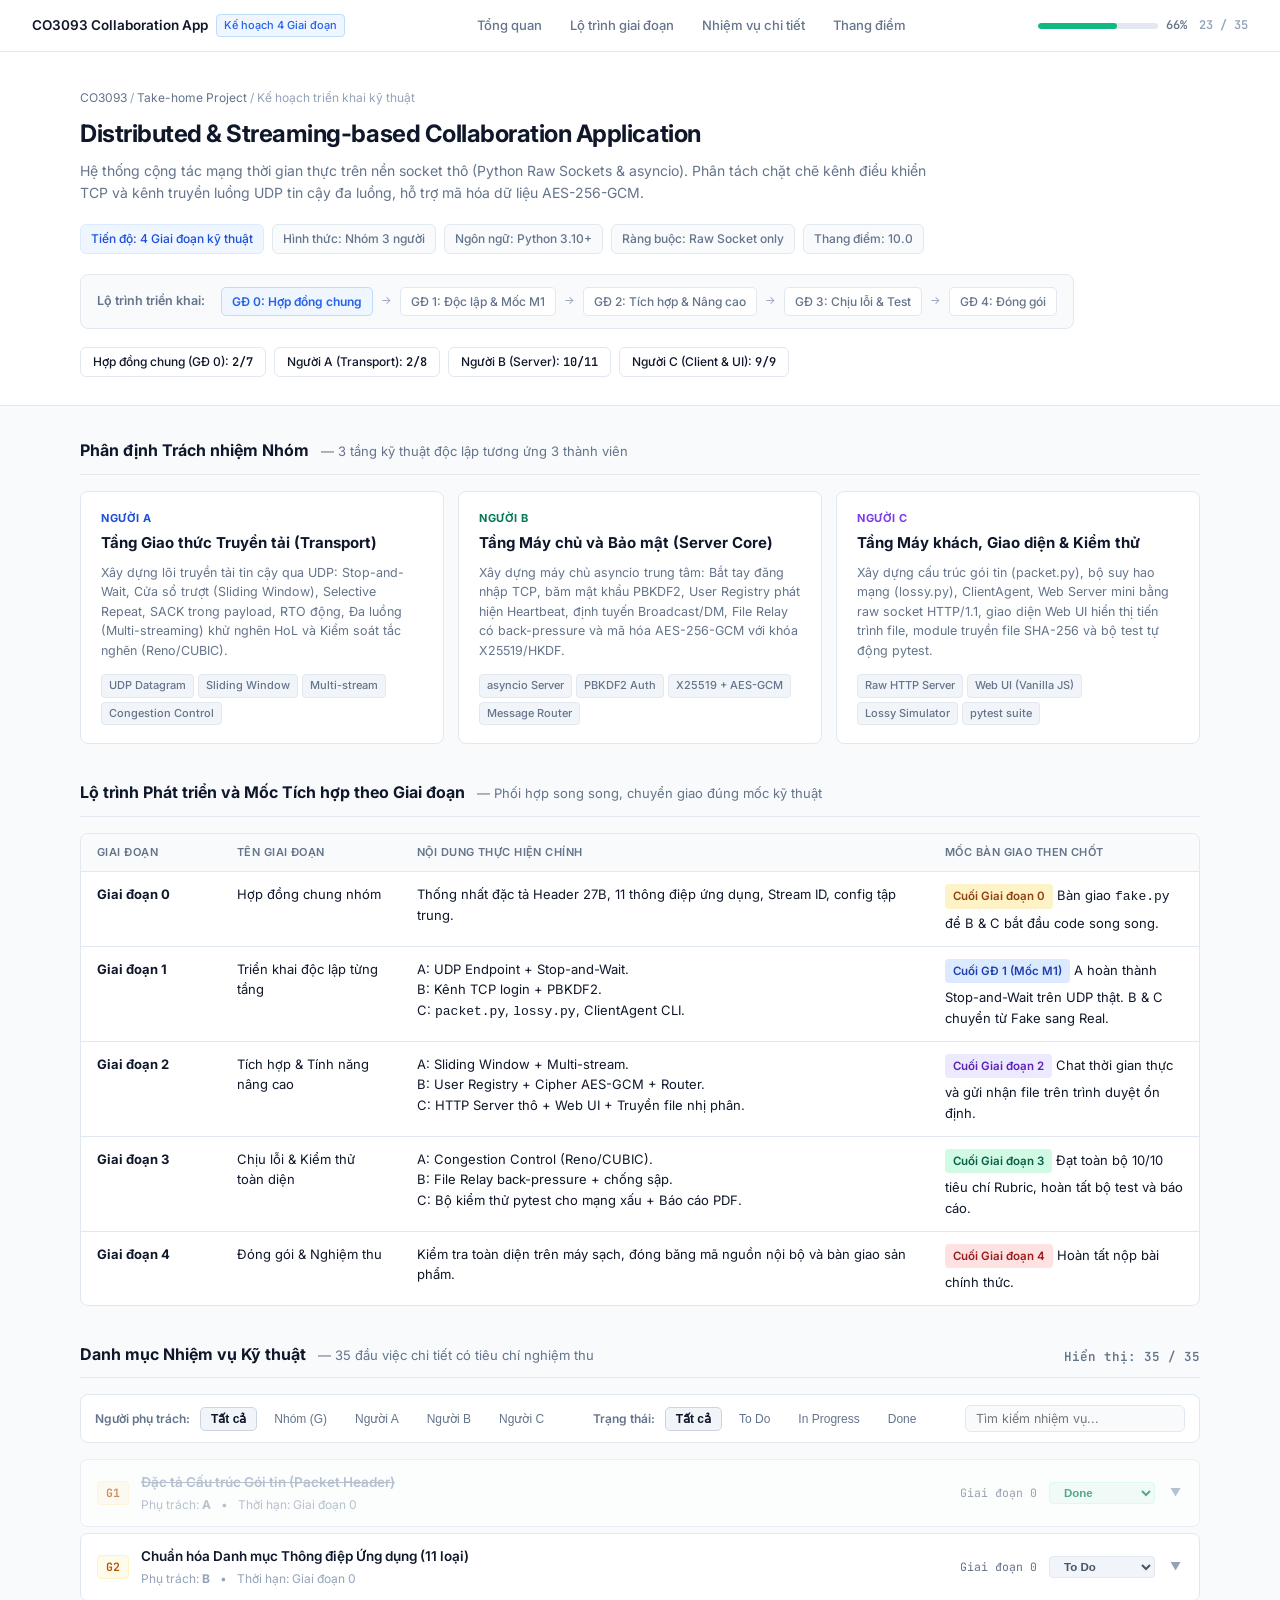
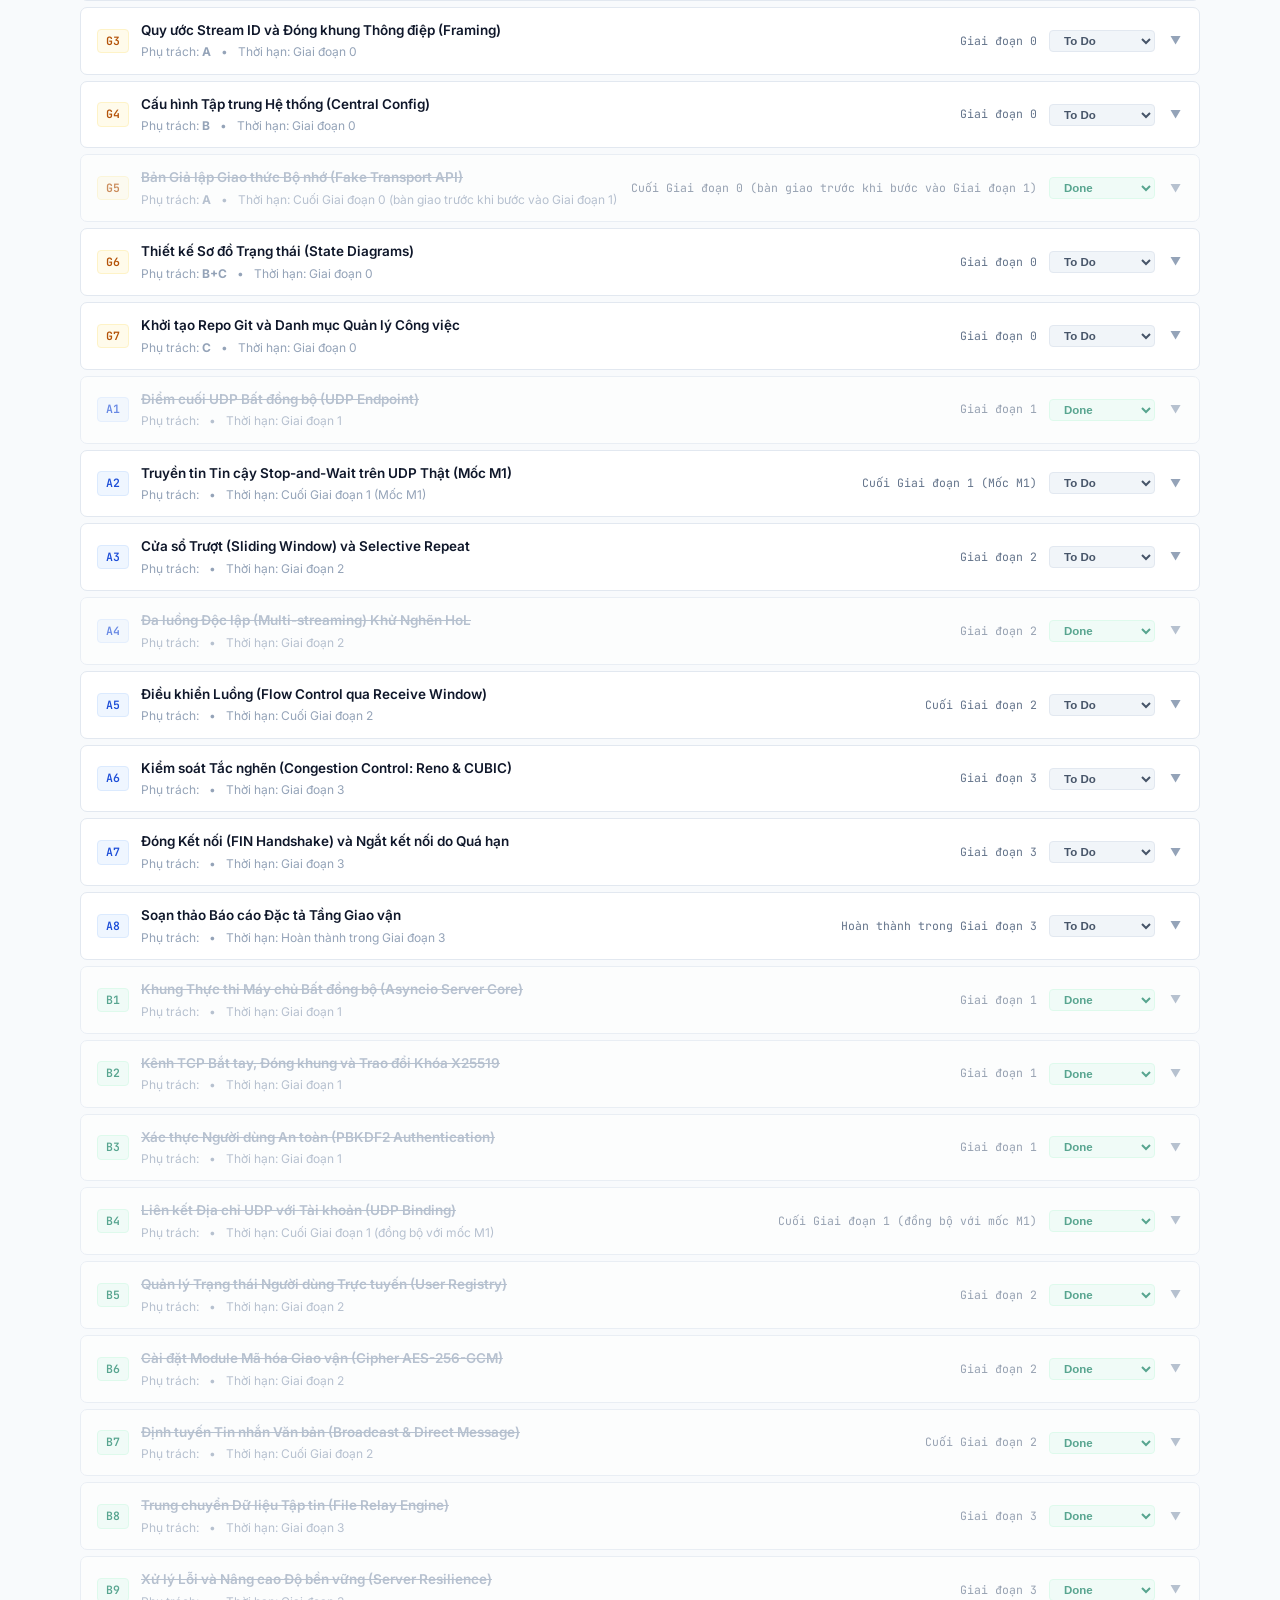
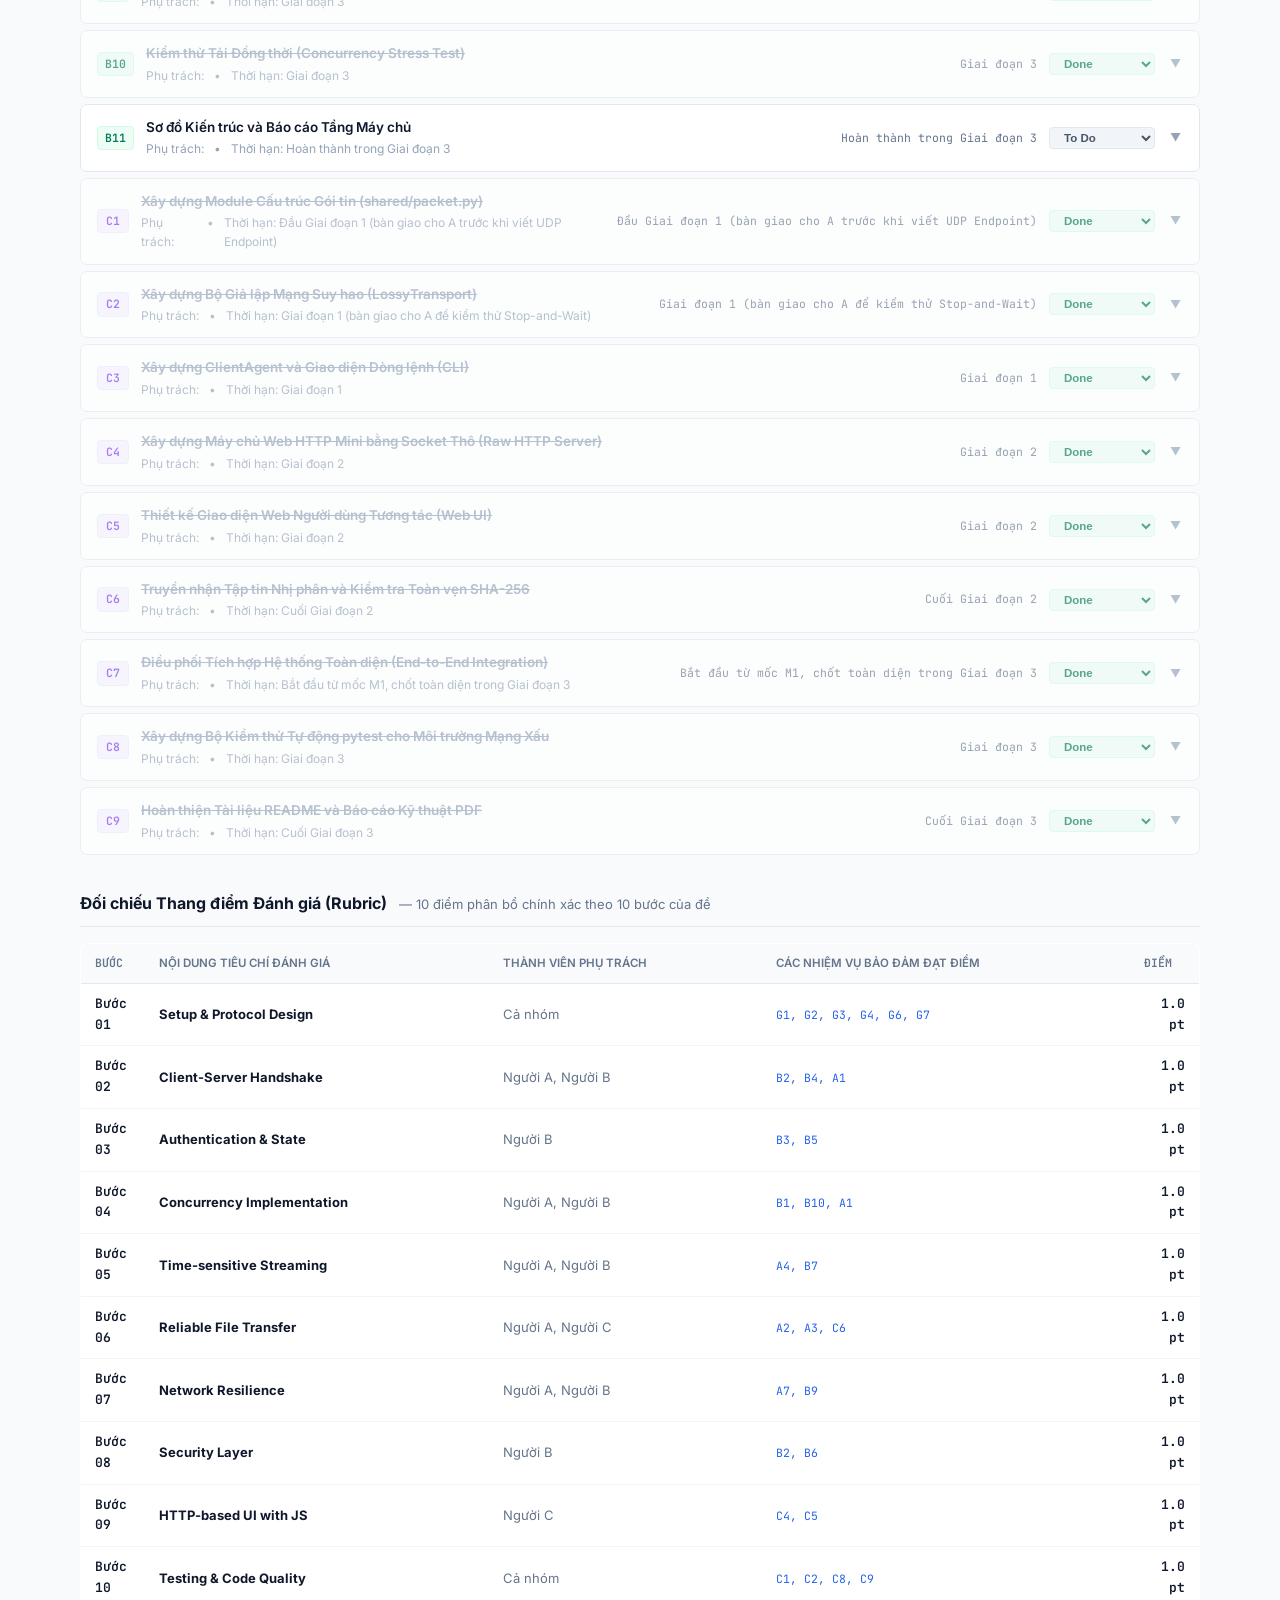
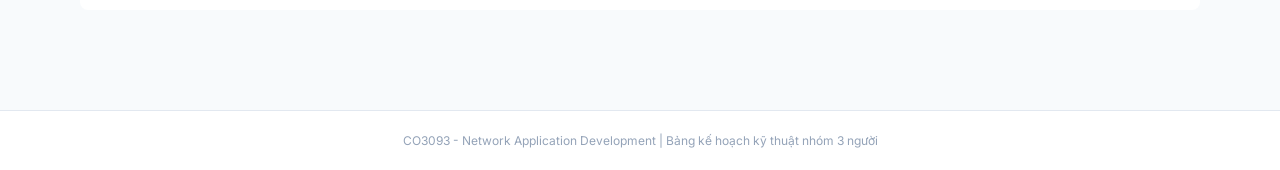
<file: docs/plan.html>
<!DOCTYPE html>
<html lang="vi">
<head>
<meta charset="UTF-8"/>
<meta name="viewport" content="width=device-width,initial-scale=1.0"/>
<title>CO3093 — Kế hoạch Triển khai Dự án</title>
<link rel="preconnect" href="https://fonts.googleapis.com"/>
<link href="https://fonts.googleapis.com/css2?family=Inter:wght@400;500;600;700&family=JetBrains+Mono:wght@400;500&display=swap" rel="stylesheet"/>
<style>
:root {
  --bg-page: #f8fafc;
  --bg-card: #ffffff;
  --border-light: #e2e8f0;
  --border-subtle: #cbd5e1;
  --text-main: #0f172a;
  --text-muted: #64748b;
  --text-soft: #94a3b8;
  
  --accent-primary: #2563eb;
  --accent-surface: #eff6ff;
  --accent-border: #bfdbfe;
  
  --person-a: #1d4ed8;
  --person-a-bg: #eff6ff;
  --person-a-border: #dbeafe;
  
  --person-b: #047857;
  --person-b-bg: #ecfdf5;
  --person-b-border: #d1fae5;
  
  --person-c: #7c3aed;
  --person-c-bg: #f5f3ff;
  --person-c-border: #ede9fe;
  
  --group-g: #b45309;
  --group-g-bg: #fffbeb;
  --group-g-border: #fef3c7;
  
  --status-todo-text: #475569;
  --status-todo-bg: #f1f5f9;
  --status-todo-border: #e2e8f0;
  
  --status-wip-text: #b45309;
  --status-wip-bg: #fffbeb;
  --status-wip-border: #fef3c7;
  
  --status-done-text: #047857;
  --status-done-bg: #ecfdf5;
  --status-done-border: #d1fae5;
  
  --font-mono: 'JetBrains Mono', monospace;
}

*, *::before, *::after { box-sizing: border-box; margin: 0; padding: 0; }
html { scroll-behavior: smooth; }
body {
  font-family: 'Inter', -apple-system, BlinkMacSystemFont, sans-serif;
  background: var(--bg-page);
  color: var(--text-main);
  font-size: 13.5px;
  line-height: 1.6;
}

/* TOP NAVBAR */
.navbar {
  position: sticky; top: 0; z-index: 50;
  background: rgba(255, 255, 255, 0.95);
  backdrop-filter: blur(8px);
  border-bottom: 1px solid var(--border-light);
  height: 52px;
  display: flex; align-items: center; justify-content: space-between;
  padding: 0 32px;
}
.nav-brand {
  font-size: 13.5px; font-weight: 600; color: var(--text-main);
  display: flex; align-items: center; gap: 8px;
}
.nav-badge {
  font-size: 11px; font-weight: 500; padding: 2px 7px;
  background: var(--accent-surface); color: var(--accent-primary);
  border: 1px solid var(--accent-border); border-radius: 4px;
}
.nav-links { display: flex; align-items: center; gap: 4px; }
.nav-item {
  font-size: 13px; font-weight: 500; color: var(--text-muted);
  text-decoration: none; padding: 6px 12px; border-radius: 6px;
  transition: all 0.15s ease;
}
.nav-item:hover { color: var(--text-main); background: #f1f5f9; }
.nav-stats { display: flex; align-items: center; gap: 12px; }
.progress-container { display: flex; align-items: center; gap: 8px; }
.progress-track {
  width: 120px; height: 6px; background: #e2e8f0; border-radius: 3px; overflow: hidden;
}
.progress-fill { height: 100%; background: #10b981; border-radius: 3px; transition: width 0.3s; }
.progress-text { font-size: 12px; font-weight: 600; color: var(--text-muted); font-family: var(--font-mono); }

/* HEADER */
.page-header {
  background: var(--bg-card);
  border-bottom: 1px solid var(--border-light);
  padding: 36px 32px 28px;
}
.container { max-width: 1120px; margin: 0 auto; }
.breadcrumb { font-size: 12px; color: var(--text-soft); margin-bottom: 8px; }
.breadcrumb a { color: var(--text-muted); text-decoration: none; }
.header-title { font-size: 24px; font-weight: 700; color: var(--text-main); letter-spacing: -0.02em; margin-bottom: 6px; }
.header-desc { font-size: 14px; color: var(--text-muted); max-width: 860px; line-height: 1.6; margin-bottom: 20px; }

.meta-tags { display: flex; flex-wrap: wrap; gap: 8px; margin-bottom: 20px; }
.meta-chip {
  font-size: 12px; font-weight: 500; color: var(--text-muted);
  background: #f8fafc; border: 1px solid var(--border-light);
  border-radius: 6px; padding: 4px 10px;
}
.meta-chip.danger { background: #fef2f2; border-color: #fee2e2; color: #b91c1c; font-weight: 600; }
.meta-chip.highlight { background: #eff6ff; border-color: #dbeafe; color: #1d4ed8; }

.phase-strip {
  display: flex; align-items: center; flex-wrap: wrap; gap: 16px;
  background: #f8fafc; border: 1px solid var(--border-light);
  border-radius: 8px; padding: 12px 16px; max-width: fit-content;
}
.phase-strip-label { font-size: 12.5px; font-weight: 600; color: var(--text-muted); }
.phase-indicators { display: flex; align-items: center; gap: 8px; }
.phase-box {
  background: #ffffff; border: 1px solid var(--border-light);
  border-radius: 5px; padding: 4px 10px; font-size: 12px; font-weight: 500; color: var(--text-muted);
}
.phase-box.current {
  background: var(--accent-surface); border-color: var(--accent-border); color: var(--accent-primary); font-weight: 600;
}
.phase-arrow { color: var(--text-soft); font-size: 11px; }

/* SUMMARY PILLS */
.summary-pills { display: flex; flex-wrap: wrap; gap: 8px; margin-top: 18px; }
.pill-stat {
  font-size: 12px; font-weight: 500; padding: 4px 12px; border-radius: 6px;
  background: var(--bg-card); border: 1px solid var(--border-light);
}
.pill-stat strong { font-family: var(--font-mono); font-weight: 600; }

/* MAIN CONTENT */
.main-content { padding: 32px 0 64px; }
.section { margin-bottom: 36px; }
.section-head {
  display: flex; align-items: flex-end; justify-content: space-between;
  padding-bottom: 10px; border-bottom: 1px solid var(--border-light);
  margin-bottom: 16px;
}
.section-title { font-size: 16px; font-weight: 700; color: var(--text-main); }
.section-sub { font-size: 13px; color: var(--text-muted); font-weight: 400; margin-left: 8px; }
.section-counter { font-size: 12.5px; font-weight: 600; font-family: var(--font-mono); color: var(--text-muted); }

/* PERSON CARDS */
.team-grid { display: grid; grid-template-columns: repeat(3, 1fr); gap: 14px; margin-bottom: 24px; }
@media (max-width: 860px) { .team-grid { grid-template-columns: 1fr; } }
.team-card {
  background: var(--bg-card); border: 1px solid var(--border-light);
  border-radius: 8px; padding: 18px 20px;
}
.team-role { font-size: 11px; font-weight: 700; text-transform: uppercase; letter-spacing: 0.05em; margin-bottom: 4px; }
.role-a { color: var(--person-a); }
.role-b { color: var(--person-b); }
.role-c { color: var(--person-c); }
.team-name { font-size: 15px; font-weight: 700; color: var(--text-main); margin-bottom: 8px; }
.team-desc { font-size: 12.5px; color: var(--text-muted); line-height: 1.55; margin-bottom: 14px; }
.team-tags { display: flex; flex-wrap: wrap; gap: 4px; }
.tag-sm {
  font-size: 11px; font-weight: 500; padding: 2px 7px; border-radius: 4px;
  background: #f1f5f9; color: var(--text-muted); border: 1px solid #e2e8f0;
}

/* TIMELINE TABLE */
.timeline-card {
  background: var(--bg-card); border: 1px solid var(--border-light);
  border-radius: 8px; overflow: hidden; margin-bottom: 28px;
}
.tl-table { width: 100%; border-collapse: collapse; text-align: left; }
.tl-table th {
  background: #f8fafc; border-bottom: 1px solid var(--border-light);
  padding: 10px 16px; font-size: 11px; font-weight: 600; text-transform: uppercase;
  color: var(--text-muted); letter-spacing: 0.04em;
}
.tl-table td {
  padding: 12px 16px; border-bottom: 1px solid var(--border-light);
  font-size: 13px; vertical-align: top;
}
.tl-table tr:last-child td { border-bottom: none; }
.phase-chip {
  display: inline-block; font-size: 11.5px; font-weight: 600;
  padding: 3px 8px; border-radius: 4px; margin-bottom: 4px;
}

/* TOOLBAR & FILTERS */
.filter-bar {
  display: flex; align-items: center; justify-content: space-between;
  flex-wrap: wrap; gap: 12px; margin-bottom: 16px;
  background: var(--bg-card); border: 1px solid var(--border-light);
  border-radius: 8px; padding: 10px 14px;
}
.filter-group { display: flex; align-items: center; gap: 6px; }
.filter-btn {
  font-size: 12px; font-weight: 500; padding: 4px 10px; border-radius: 5px;
  background: transparent; border: 1px solid transparent; color: var(--text-muted);
  cursor: pointer; transition: all 0.15s ease;
}
.filter-btn:hover { color: var(--text-main); background: #f1f5f9; }
.filter-btn.active {
  background: #f1f5f9; border-color: var(--border-subtle); color: var(--text-main); font-weight: 600;
}
.search-input {
  font-family: inherit; font-size: 12.5px; padding: 5px 10px; border-radius: 6px;
  border: 1px solid var(--border-light); background: #f8fafc; outline: none; width: 220px;
}
.search-input:focus { border-color: var(--accent-primary); background: #ffffff; }

/* TASK LIST */
.task-list { display: flex; flex-direction: column; gap: 6px; }
.task-card {
  background: var(--bg-card); border: 1px solid var(--border-light);
  border-radius: 7px; overflow: hidden; transition: border-color 0.15s ease;
}
.task-card:hover { border-color: var(--border-subtle); }
.task-card.is-done { opacity: 0.65; }

.task-header {
  display: flex; align-items: center; gap: 12px;
  padding: 12px 16px; cursor: pointer; user-select: none;
}
.task-id {
  font-family: var(--font-mono); font-size: 11.5px; font-weight: 600;
  padding: 2px 7px; border-radius: 4px; flex-shrink: 0; min-width: 32px; text-align: center;
}
.badge-g { background: var(--group-g-bg); color: var(--group-g); border: 1px solid var(--group-g-border); }
.badge-a { background: var(--person-a-bg); color: var(--person-a); border: 1px solid var(--person-a-border); }
.badge-b { background: var(--person-b-bg); color: var(--person-b); border: 1px solid var(--person-b-border); }
.badge-c { background: var(--person-c-bg); color: var(--person-c); border: 1px solid var(--person-c-border); }

.task-title-wrap { flex: 1; min-width: 0; }
.task-title {
  font-size: 13.5px; font-weight: 600; color: var(--text-main);
  white-space: nowrap; overflow: hidden; text-overflow: ellipsis;
}
.task-title.struck { text-decoration: line-through; color: var(--text-soft); }
.task-meta { font-size: 12px; color: var(--text-soft); display: flex; gap: 10px; margin-top: 1px; }

.task-deadline { font-size: 11.5px; color: var(--text-muted); font-family: var(--font-mono); flex-shrink: 0; }

.status-select {
  font-size: 11.5px; font-weight: 600; padding: 3px 10px; border-radius: 4px;
  border: 1px solid; cursor: pointer; outline: none; background-color: transparent;
  flex-shrink: 0; transition: all 0.15s ease;
}
.status-todo { background: var(--status-todo-bg); color: var(--status-todo-text); border-color: var(--status-todo-border); }
.status-wip  { background: var(--status-wip-bg); color: var(--status-wip-text); border-color: var(--status-wip-border); }
.status-done { background: var(--status-done-bg); color: var(--status-done-text); border-color: var(--status-done-border); }

.toggle-arrow {
  color: var(--text-soft); font-size: 11px; width: 16px; text-align: center;
  transition: transform 0.15s ease;
}
.toggle-arrow.open { transform: rotate(180deg); }

/* TASK BODY */
.task-body {
  display: none; padding: 16px; background: #f8fafc;
  border-top: 1px solid var(--border-light); font-size: 13px;
}
.task-body.open { display: block; }
.task-detail-grid { display: grid; grid-template-columns: 1.2fr 1fr; gap: 16px; }
@media (max-width: 768px) { .task-detail-grid { grid-template-columns: 1fr; } }

.detail-block {
  background: #ffffff; border: 1px solid var(--border-light);
  border-radius: 6px; padding: 12px 14px;
}
.detail-heading {
  font-size: 11px; font-weight: 700; text-transform: uppercase;
  color: var(--text-soft); letter-spacing: 0.05em; margin-bottom: 6px;
}
.detail-content { color: var(--text-main); line-height: 1.6; }
.detail-content code {
  font-family: var(--font-mono); font-size: 12px;
  background: #f1f5f9; padding: 1px 5px; border-radius: 3px; color: var(--accent-primary);
}
.file-list { display: flex; flex-wrap: wrap; gap: 6px; margin-top: 4px; }
.file-tag {
  font-family: var(--font-mono); font-size: 11px; font-weight: 500;
  background: #f1f5f9; border: 1px solid #e2e8f0; padding: 2px 7px;
  border-radius: 4px; color: #334155;
}
.criteria-list { list-style: none; display: flex; flex-direction: column; gap: 5px; margin-top: 4px; }
.criteria-item { display: flex; align-items: flex-start; gap: 6px; }
.criteria-check { color: #10b981; font-weight: 700; line-height: 1.3; }

/* RUBRIC TABLE */
.rubric-table { width: 100%; border-collapse: collapse; background: #ffffff; border-radius: 8px; overflow: hidden; border: 1px solid var(--border-light); }
.rubric-table th {
  background: #f8fafc; border-bottom: 1px solid var(--border-light);
  padding: 10px 14px; font-size: 11.5px; font-weight: 600; text-transform: uppercase;
  color: var(--text-muted); text-align: left;
}
.rubric-table td {
  padding: 10px 14px; border-bottom: 1px solid #f1f5f9; font-size: 13px; color: var(--text-main);
}
.rubric-table tr:last-child td { border-bottom: none; }
.step-col { font-family: var(--font-mono); font-weight: 600; color: var(--text-muted); width: 64px; }
.score-col { font-family: var(--font-mono); font-weight: 600; color: #047857; text-align: right; width: 70px; }

/* FOOTER */
footer {
  border-top: 1px solid var(--border-light); background: #ffffff;
  padding: 20px 0; text-align: center; font-size: 12px; color: var(--text-soft);
}
</style>
</head>
<body>

<!-- NAVBAR -->
<nav class="navbar">
  <div class="nav-brand">
    CO3093 Collaboration App
    <span class="nav-badge">Kế hoạch 4 Giai đoạn</span>
  </div>
  <div class="nav-links">
    <a href="#overview" class="nav-item">Tổng quan</a>
    <a href="#timeline" class="nav-item">Lộ trình giai đoạn</a>
    <a href="#tasks" class="nav-item">Nhiệm vụ chi tiết</a>
    <a href="#rubric" class="nav-item">Thang điểm</a>
  </div>
  <div class="nav-stats">
    <div class="progress-container">
      <div class="progress-track">
        <div class="progress-fill" id="global-fill" style="width: 0%"></div>
      </div>
      <span class="progress-text" id="global-pct">0%</span>
    </div>
    <span class="progress-text" id="global-count" style="color:var(--text-soft)">0 / 35</span>
  </div>
</nav>

<!-- PAGE HEADER -->
<header class="page-header">
  <div class="container">
    <div class="breadcrumb">
      <a href="#">CO3093</a> / <a href="#">Take-home Project</a> / Kế hoạch triển khai kỹ thuật
    </div>
    <h1 class="header-title">Distributed &amp; Streaming-based Collaboration Application</h1>
    <p class="header-desc">
      Hệ thống cộng tác mạng thời gian thực trên nền socket thô (Python Raw Sockets &amp; asyncio). Phân tách chặt chẽ kênh điều khiển TCP và kênh truyền luồng UDP tin cậy đa luồng, hỗ trợ mã hóa dữ liệu AES-256-GCM.
    </p>

    <div class="meta-tags">
      <span class="meta-chip highlight">Tiến độ: 4 Giai đoạn kỹ thuật</span>
      <span class="meta-chip">Hình thức: Nhóm 3 người</span>
      <span class="meta-chip">Ngôn ngữ: Python 3.10+</span>
      <span class="meta-chip">Ràng buộc: Raw Socket only</span>
      <span class="meta-chip">Thang điểm: 10.0</span>
    </div>

    <div class="phase-strip">
      <span class="phase-strip-label">Lộ trình triển khai:</span>
      <div class="phase-indicators">
        <div class="phase-box current">GĐ 0: Hợp đồng chung</div>
        <span class="phase-arrow">→</span>
        <div class="phase-box">GĐ 1: Độc lập &amp; Mốc M1</div>
        <span class="phase-arrow">→</span>
        <div class="phase-box">GĐ 2: Tích hợp &amp; Nâng cao</div>
        <span class="phase-arrow">→</span>
        <div class="phase-box">GĐ 3: Chịu lỗi &amp; Test</div>
        <span class="phase-arrow">→</span>
        <div class="phase-box">GĐ 4: Đóng gói</div>
      </div>
    </div>

    <div class="summary-pills">
      <div class="pill-stat">Hợp đồng chung (GĐ 0): <strong id="stat-g">0/7</strong></div>
      <div class="pill-stat">Người A (Transport): <strong id="stat-a">0/8</strong></div>
      <div class="pill-stat">Người B (Server): <strong id="stat-b">0/11</strong></div>
      <div class="pill-stat">Người C (Client &amp; UI): <strong id="stat-c">0/9</strong></div>
    </div>
  </div>
</header>

<!-- MAIN LAYOUT -->
<main class="main-content">
  <div class="container">

    <!-- OVERVIEW SECTION -->
    <section class="section" id="overview">
      <div class="section-head">
        <div>
          <span class="section-title">Phân định Trách nhiệm Nhóm</span>
          <span class="section-sub">— 3 tầng kỹ thuật độc lập tương ứng 3 thành viên</span>
        </div>
      </div>

      <div class="team-grid">
        <div class="team-card">
          <div class="team-role role-a">Người A</div>
          <div class="team-name">Tầng Giao thức Truyền tải (Transport)</div>
          <div class="team-desc">Xây dựng lõi truyền tải tin cậy qua UDP: Stop-and-Wait, Cửa sổ trượt (Sliding Window), Selective Repeat, SACK trong payload, RTO động, Đa luồng (Multi-streaming) khử nghẽn HoL và Kiểm soát tắc nghẽn (Reno/CUBIC).</div>
          <div class="team-tags">
            <span class="tag-sm">UDP Datagram</span>
            <span class="tag-sm">Sliding Window</span>
            <span class="tag-sm">Multi-stream</span>
            <span class="tag-sm">Congestion Control</span>
          </div>
        </div>

        <div class="team-card">
          <div class="team-role role-b">Người B</div>
          <div class="team-name">Tầng Máy chủ và Bảo mật (Server Core)</div>
          <div class="team-desc">Xây dựng máy chủ asyncio trung tâm: Bắt tay đăng nhập TCP, băm mật khẩu PBKDF2, User Registry phát hiện Heartbeat, định tuyến Broadcast/DM, File Relay có back-pressure và mã hóa AES-256-GCM với khóa X25519/HKDF.</div>
          <div class="team-tags">
            <span class="tag-sm">asyncio Server</span>
            <span class="tag-sm">PBKDF2 Auth</span>
            <span class="tag-sm">X25519 + AES-GCM</span>
            <span class="tag-sm">Message Router</span>
          </div>
        </div>

        <div class="team-card">
          <div class="team-role role-c">Người C</div>
          <div class="team-name">Tầng Máy khách, Giao diện &amp; Kiểm thử</div>
          <div class="team-desc">Xây dựng cấu trúc gói tin (packet.py), bộ suy hao mạng (lossy.py), ClientAgent, Web Server mini bằng raw socket HTTP/1.1, giao diện Web UI hiển thị tiến trình file, module truyền file SHA-256 và bộ test tự động pytest.</div>
          <div class="team-tags">
            <span class="tag-sm">Raw HTTP Server</span>
            <span class="tag-sm">Web UI (Vanilla JS)</span>
            <span class="tag-sm">Lossy Simulator</span>
            <span class="tag-sm">pytest suite</span>
          </div>
        </div>
      </div>
    </section>

    <!-- TIMELINE SECTION -->
    <section class="section" id="timeline">
      <div class="section-head">
        <div>
          <span class="section-title">Lộ trình Phát triển và Mốc Tích hợp theo Giai đoạn</span>
          <span class="section-sub">— Phối hợp song song, chuyển giao đúng mốc kỹ thuật</span>
        </div>
      </div>

      <div class="timeline-card">
        <table class="tl-table">
          <thead>
            <tr>
              <th style="width: 140px;">Giai đoạn</th>
              <th style="width: 180px;">Tên giai đoạn</th>
              <th>Nội dung thực hiện chính</th>
              <th style="width: 270px;">Mốc bàn giao then chốt</th>
            </tr>
          </thead>
          <tbody>
            <tr>
              <td><strong>Giai đoạn 0</strong></td>
              <td>Hợp đồng chung nhóm</td>
              <td>Thống nhất đặc tả Header 27B, 11 thông điệp ứng dụng, Stream ID, config tập trung.</td>
              <td><span class="phase-chip" style="background:#fef3c7;color:#92400e;">Cuối Giai đoạn 0</span> Bàn giao <code>fake.py</code> để B &amp; C bắt đầu code song song.</td>
            </tr>
            <tr>
              <td><strong>Giai đoạn 1</strong></td>
              <td>Triển khai độc lập từng tầng</td>
              <td>A: UDP Endpoint + Stop-and-Wait.<br>B: Kênh TCP login + PBKDF2.<br>C: <code>packet.py</code>, <code>lossy.py</code>, ClientAgent CLI.</td>
              <td><span class="phase-chip" style="background:#dbeafe;color:#1e40af;">Cuối GĐ 1 (Mốc M1)</span> A hoàn thành Stop-and-Wait trên UDP thật. B &amp; C chuyển từ Fake sang Real.</td>
            </tr>
            <tr>
              <td><strong>Giai đoạn 2</strong></td>
              <td>Tích hợp &amp; Tính năng nâng cao</td>
              <td>A: Sliding Window + Multi-stream.<br>B: User Registry + Cipher AES-GCM + Router.<br>C: HTTP Server thô + Web UI + Truyền file nhị phân.</td>
              <td><span class="phase-chip" style="background:#ede9fe;color:#5b21b6;">Cuối Giai đoạn 2</span> Chat thời gian thực và gửi nhận file trên trình duyệt ổn định.</td>
            </tr>
            <tr>
              <td><strong>Giai đoạn 3</strong></td>
              <td>Chịu lỗi &amp; Kiểm thử toàn diện</td>
              <td>A: Congestion Control (Reno/CUBIC).<br>B: File Relay back-pressure + chống sập.<br>C: Bộ kiểm thử pytest cho mạng xấu + Báo cáo PDF.</td>
              <td><span class="phase-chip" style="background:#d1fae5;color:#065f46;">Cuối Giai đoạn 3</span> Đạt toàn bộ 10/10 tiêu chí Rubric, hoàn tất bộ test và báo cáo.</td>
            </tr>
            <tr>
              <td><strong>Giai đoạn 4</strong></td>
              <td>Đóng gói &amp; Nghiệm thu</td>
              <td>Kiểm tra toàn diện trên máy sạch, đóng băng mã nguồn nội bộ và bàn giao sản phẩm.</td>
              <td><span class="phase-chip" style="background:#fee2e2;color:#991b1b;">Cuối Giai đoạn 4</span> Hoàn tất nộp bài chính thức.</td>
            </tr>
          </tbody>
        </table>
      </div>
    </section>

    <!-- TASKS SECTION -->
    <section class="section" id="tasks">
      <div class="section-head">
        <div>
          <span class="section-title">Danh mục Nhiệm vụ Kỹ thuật</span>
          <span class="section-sub">— 35 đầu việc chi tiết có tiêu chí nghiệm thu</span>
        </div>
        <span class="section-counter" id="filter-count">Hiển thị: 35 / 35</span>
      </div>

      <!-- FILTER TOOLBAR -->
      <div class="filter-bar">
        <div class="filter-group">
          <span style="font-size:12px;font-weight:600;color:var(--text-muted);margin-right:4px;">Người phụ trách:</span>
          <button class="filter-btn active" data-filter="all" onclick="filterTasks('all', this)">Tất cả</button>
          <button class="filter-btn" data-filter="G" onclick="filterTasks('G', this)">Nhóm (G)</button>
          <button class="filter-btn" data-filter="A" onclick="filterTasks('A', this)">Người A</button>
          <button class="filter-btn" data-filter="B" onclick="filterTasks('B', this)">Người B</button>
          <button class="filter-btn" data-filter="C" onclick="filterTasks('C', this)">Người C</button>
        </div>
        <div class="filter-group">
          <span style="font-size:12px;font-weight:600;color:var(--text-muted);margin-right:4px;">Trạng thái:</span>
          <button class="filter-btn active" data-status="all" onclick="filterStatus('all', this)">Tất cả</button>
          <button class="filter-btn" data-status="todo" onclick="filterStatus('todo', this)">To Do</button>
          <button class="filter-btn" data-status="wip" onclick="filterStatus('wip', this)">In Progress</button>
          <button class="filter-btn" data-status="done" onclick="filterStatus('done', this)">Done</button>
        </div>
        <div>
          <input type="text" class="search-input" id="search-box" placeholder="Tìm kiếm nhiệm vụ..." oninput="searchTasks(this.value)"/>
        </div>
      </div>

      <div class="task-list" id="task-container">
        <!-- Rendered by JavaScript -->
      </div>
    </section>

    <!-- RUBRIC SECTION -->
    <section class="section" id="rubric">
      <div class="section-head">
        <div>
          <span class="section-title">Đối chiếu Thang điểm Đánh giá (Rubric)</span>
          <span class="section-sub">— 10 điểm phân bổ chính xác theo 10 bước của đề</span>
        </div>
      </div>

      <table class="rubric-table">
        <thead>
          <tr>
            <th class="step-col">Bước</th>
            <th>Nội dung tiêu chí đánh giá</th>
            <th>Thành viên phụ trách</th>
            <th>Các nhiệm vụ bảo đảm đạt điểm</th>
            <th class="score-col">Điểm</th>
          </tr>
        </thead>
        <tbody id="rubric-body">
          <!-- Rendered by JavaScript -->
        </tbody>
      </table>
    </section>

  </div>
</main>

<footer>
  <div class="container">
    CO3093 - Network Application Development | Bảng kế hoạch kỹ thuật nhóm 3 người
  </div>
</footer>

<script>
/* ── TASK DATA (35 TASKS - DEADLINES BY PHASE) ── */
const TASKS = [
  {
    "id": "G1",
    "who": "A",
    "group": "G",
    "deadline": "Giai đoạn 0",
    "title": "Đặc tả Cấu trúc Gói tin (Packet Header)",
    "desc": "<p style=\"margin-bottom:6px;\">Định nghĩa chi tiết 11 trường trong Header 31 bytes cố định, thứ tự Big-Endian: <code>Version (1B)</code>, <code>Type (1B)</code>, <code>Flags (1B)</code>, <code>ConnID (4B)</code>, <code>StreamID (2B)</code>, <code>PktNum (4B)</code>, <code>Seq (4B)</code>, <code>Ack (4B)</code>, <code>Window (4B)</code>, <code>Length (2B)</code>, <code>Checksum (4B)</code>. Struct format: <code>'>BBBIHIIIIHI'</code>. Định nghĩa cấu trúc SACK trong payload của gói ACK: <code>[1B số dải][N x 8B: start_seq (4B) + end_seq (4B)]</code>.</p><ul style=\"margin-left:18px;margin-top:6px;margin-bottom:6px;\"><li style=\"margin-bottom:4px;\"><strong>Đơn vị:</strong> <code>Seq</code>, <code>Ack</code> và SACK tính theo <strong>số thứ tự gói</strong> (không theo byte), riêng cho từng stream. <code>Window</code> (rwnd) tính theo <strong>số gói</strong>, cùng đơn vị với <code>cwnd</code>. <code>Length</code> là số byte payload của <strong>gói này</strong> (sau mã hóa, gồm cả thẻ GCM 16B).</li><li style=\"margin-bottom:4px;\"><strong><code>PktNum</code>:</strong> bộ đếm gói tăng đơn điệu theo từng chiều của kết nối, bắt đầu từ 0, áp dụng cho <strong>mọi</strong> gói (DATA, ACK, Heartbeat, FIN). Mỗi lần gửi, kể cả gửi lại, đều lấy <code>PktNum</code> mới; gói gửi lại giữ nguyên <code>Seq</code>. <code>PktNum</code> dùng làm nonce AES-GCM (xem B6). Khi <code>PktNum</code> sắp chạm 2^32 thì đóng kết nối để đăng nhập lại.</li><li style=\"margin-bottom:4px;\"><strong>Checksum (CRC32):</strong> tính trên <code>header (với Checksum = 0) + payload đã mã hóa</code>, sau bước mã hóa. Bên nhận kiểm CRC trước rồi mới giải mã.</li></ul>",
    "files": [
      "docs/protocol.md"
    ],
    "criteria": [
      "Bảng đặc tả chính xác offset từng trường, đơn vị và định dạng SACK được toàn đội xác nhận."
    ]
  },
  {
    "id": "G2",
    "who": "B",
    "group": "G",
    "deadline": "Giai đoạn 0",
    "title": "Chuẩn hóa Danh mục Thông điệp Ứng dụng (11 loại)",
    "desc": "<p style=\"margin-bottom:6px;\">Đặc tả cấu trúc JSON của 11 thông điệp:</p><ul style=\"margin-left:18px;margin-top:6px;margin-bottom:6px;\"><li style=\"margin-bottom:4px;\">TCP login: <code>KEY_EXCHANGE</code>, <code>REGISTER</code>, <code>LOGIN</code>, <code>AUTH_OK</code>, <code>AUTH_FAIL</code>.</li><li style=\"margin-bottom:4px;\">UDP Stream 1: <code>MSG_BCAST</code>, <code>MSG_DM</code>, <code>USER_LIST</code>, <code>ERROR</code>, <code>FILE_OFFER</code>, <code>FILE_ACCEPT</code>, <code>FILE_DONE</code>.</li><li style=\"margin-bottom:4px;\">UDP Stream 3+: <code>FILE_CHUNK</code> (dữ liệu nhị phân).</li><li style=\"margin-bottom:4px;\">Trường nhị phân trong JSON (khóa công khai X25519 32B trong <code>KEY_EXCHANGE</code>, chữ ký nếu có) mã hóa <strong>base64</strong>. JSON gửi bằng <code>json.dumps(..., ensure_ascii=False, separators=(',', ':'))</code>, mã hóa UTF-8; mọi độ dài tính theo <strong>byte</strong> (<code>len(s.encode())</code>), không theo số ký tự.</li></ul>",
    "files": [
      "docs/protocol.md"
    ],
    "criteria": [
      "Danh mục 11 thông điệp có ví dụ JSON minh họa rõ ràng, ghi rõ kênh truyền tương ứng."
    ]
  },
  {
    "id": "G3",
    "who": "A",
    "group": "G",
    "deadline": "Giai đoạn 0",
    "title": "Quy ước Stream ID và Đóng khung Thông điệp (Framing)",
    "desc": "<p style=\"margin-bottom:6px;\">Quy định Stream ID (0: Control, 1: Chat/Negotiation, 2: Heartbeat, 3+: File Chunks). Định nghĩa cơ chế đóng khung: 2 byte độ dài Big-Endian đi trước mỗi payload JSON trên Stream 1 và chunk nhị phân trên Stream 3+. Stream 2 không dùng framing.</p><ul style=\"margin-left:18px;margin-top:6px;margin-bottom:6px;\"><li style=\"margin-bottom:4px;\"><strong>Chốt mô hình:</strong> Stream 0, 1, 3+ là <strong>dòng byte tin cậy, đúng thứ tự</strong> (giống TCP). Vì vậy cần framing: một thông điệp có thể dài hơn một gói (ví dụ <code>USER_LIST</code> nhiều user) và bị cắt ra nhiều gói. Phân biệt rõ: <code>Length</code> trong header = độ dài payload của <strong>một gói</strong>; tiền tố 2B framing = độ dài của <strong>một thông điệp</strong> (có thể trải qua nhiều gói).</li><li style=\"margin-bottom:4px;\"><strong>Stream 2 (Heartbeat):</strong> best-effort. Gói vẫn có <code>Seq</code> tăng dần nhưng <strong>không gửi ACK, không gửi lại</strong>; bên nhận chỉ cập nhật <code>last_seen</code>.</li></ul>",
    "files": [
      "docs/protocol.md"
    ],
    "criteria": [
      "Quy chuẩn framing thống nhất để bên nhận tách gói không bị dính thông điệp."
    ]
  },
  {
    "id": "G4",
    "who": "B",
    "group": "G",
    "deadline": "Giai đoạn 0",
    "title": "Cấu hình Tập trung Hệ thống (Central Config)",
    "desc": "<p style=\"margin-bottom:6px;\">Định nghĩa toàn bộ hằng số trong <code>shared/config.py</code>: cổng (TCP 9000, UDP 9001, HTTP mặc định 8080 — ghi đè được bằng tham số dòng lệnh <code>--http-port</code>), kích thước chunk (1000B), timeout (<code>IDLE_TIMEOUT = HEARTBEAT_TIMEOUT = 15</code>), chu kỳ heartbeat (<code>HEARTBEAT_INTERVAL = 5</code>), kích thước cửa sổ (<code>WINDOW_SIZE = 16</code>), <code>INITIAL_RTO = 2</code>, <code>MAX_RTO = 60</code>, số lần gửi lại tối đa (<code>MAX_RETRIES = 15</code>).</p>",
    "files": [
      "shared/config.py"
    ],
    "criteria": [
      "Không còn giá trị hardcode trong mã nguồn, biến timeout thống nhất tuyệt đối."
    ]
  },
  {
    "id": "G5",
    "who": "A",
    "group": "G",
    "deadline": "Cuối Giai đoạn 0 (bàn giao trước khi bước vào Giai đoạn 1)",
    "title": "Bản Giả lập Giao thức Bộ nhớ (Fake Transport API)",
    "desc": "<p style=\"margin-bottom:6px;\">Cài đặt <code>FakeConnection</code> và <code>FakeStream</code> sử dụng <code>asyncio.Queue</code> nội bộ. Cung cấp API: <code>open_stream(id)</code>, <code>await stream.send(data)</code>, <code>await stream.recv()</code>, <code>conn.on_disconnect(callback)</code>. Định nghĩa interface <code>Cipher</code> và lớp mặc định <code>NullCipher</code> để sẵn sàng gắn mã hóa sau này.</p>",
    "files": [
      "transport/fake.py"
    ],
    "criteria": [
      "Người B và C import được ngay, gửi nhận thông điệp qua RAM thông suốt để bắt đầu code tầng trên."
    ]
  },
  {
    "id": "G6",
    "who": "B+C",
    "group": "G",
    "deadline": "Giai đoạn 0",
    "title": "Thiết kế Sơ đồ Trạng thái (State Diagrams)",
    "desc": "<ul style=\"margin-left:18px;margin-top:6px;margin-bottom:6px;\"><li style=\"margin-bottom:4px;\">B vẽ sơ đồ chu trình đăng nhập: DISCONNECTED -> KEY_EXCHANGE -> AUTH -> UDP_HELLO -> ONLINE.</li><li style=\"margin-bottom:4px;\">C vẽ sơ đồ truyền tệp: IDLE -> OFFER -> ACCEPT -> CHUNKS -> DONE/ABORTED.</li></ul>",
    "files": [
      "docs/diagrams/login_state.png",
      "docs/diagrams/file_transfer_state.png"
    ],
    "criteria": [
      "Hình vẽ trực quan chứa đầy đủ các nhánh lỗi và thời gian chờ (timeout)."
    ]
  },
  {
    "id": "G7",
    "who": "C",
    "group": "G",
    "deadline": "Giai đoạn 0",
    "title": "Khởi tạo Repo Git và Danh mục Quản lý Công việc",
    "desc": "<p style=\"margin-bottom:6px;\">Khởi tạo Git repository, file <code>.gitignore</code>, cấu trúc thư mục chuẩn (<code>shared/</code>, <code>transport/</code>, <code>server/</code>, <code>client/</code>, <code>ui/</code>, <code>tests/</code>, <code>docs/</code>), tạo GitHub Issues cho toàn bộ 35 task của dự án để theo dõi tiến độ chung.</p>",
    "files": [
      "Cấu trúc dự án",
      ".gitignore",
      "README.md"
    ],
    "criteria": [
      "Máy chủ chạy được lệnh <code>python server/main.py</code> in log khởi động thành công."
    ]
  },
  {
    "id": "A1",
    "who": "",
    "group": "A",
    "deadline": "Giai đoạn 1",
    "title": "Điểm cuối UDP Bất đồng bộ (UDP Endpoint)",
    "desc": "<p style=\"margin-bottom:6px;\">Dùng <code>asyncio.DatagramProtocol</code> xây dựng <code>UDPEndpoint</code>. Lắng nghe socket UDP, phân tích gói tin dựa trên <code>shared/packet.py</code>, định tuyến gói đến đối tượng <code>Connection</code> tương ứng theo <code>ConnID</code>. Tự động tạo kết nối mới khi nhận gói hợp lệ.</p>",
    "files": [
      "transport/udp_endpoint.py"
    ],
    "criteria": [
      "Server phân biệt và định tuyến chính xác gói tin từ 3 Client khác nhau gửi tới đồng thời."
    ]
  },
  {
    "id": "A2",
    "who": "",
    "group": "A",
    "deadline": "Cuối Giai đoạn 1 (Mốc M1)",
    "title": "Truyền tin Tin cậy Stop-and-Wait trên UDP Thật (Mốc M1)",
    "desc": "<p style=\"margin-bottom:6px;\">Cài đặt thuật toán Stop-and-Wait: Gửi 1 gói tin, chờ ACK; nếu hết thời gian RTO mà chưa có ACK thì truyền lại (tối đa <code>MAX_RETRIES = 15</code> lần; quá số lần thì báo ngắt kết nối). Bỏ qua các gói tin trùng lặp (duplicate seq).</p><ul style=\"margin-left:18px;margin-top:6px;margin-bottom:6px;\"><li style=\"margin-bottom:4px;\">*Lý do chọn 15:* với 20% mất gói ở cả hai chiều, một lần gửi thành công với xác suất 0,8 × 0,8 = 0,64. Nếu chỉ cho 5 lần, xác suất một gói thất bại hẳn ≈ 0,36⁶ ≈ 0,2%; 100KB ≈ 100 gói nên khoảng 20% số lần chạy test sẽ fail. Với 15 lần, xác suất này ≈ 0,36¹⁶ ≈ 10⁻⁷, coi như không xảy ra.</li></ul>",
    "files": [
      "transport/connection.py",
      "transport/stream.py"
    ],
    "criteria": [
      "Truyền thành công 100KB dữ liệu qua <code>LossyTransport</code> với tỷ lệ mất gói 20% mà không bị hỏng hoặc mất dữ liệu. B và C bắt đầu chuyển sang dùng transport thật từ mốc M1."
    ]
  },
  {
    "id": "A3",
    "who": "",
    "group": "A",
    "deadline": "Giai đoạn 2",
    "title": "Cửa sổ Trượt (Sliding Window) và Selective Repeat",
    "desc": "<p style=\"margin-bottom:6px;\">Nâng cấp từ Stop-and-Wait lên Sliding Window với kích thước cửa sổ W=16. Cho phép gửi đồng thời 16 gói tin chưa có ACK. Phía nhận lưu tạm thời các gói tin đến lệch thứ tự (out-of-order buffer), gửi danh sách SACK trong payload của gói ACK. Phía gửi đọc SACK và chỉ gửi lại duy nhất các gói tin bị thiếu. Tích hợp công thức ước lượng RTO động: <code>RTO = SRTT + 4 * RTTVAR</code>, giới hạn trong <code>[INITIAL_RTO… MAX_RTO]</code> khi chưa có mẫu.</p><ul style=\"margin-left:18px;margin-top:6px;margin-bottom:6px;\"><li style=\"margin-bottom:4px;\"><strong>Karn's algorithm:</strong> không lấy mẫu RTT từ gói đã gửi lại (không biết ACK trả lời cho lần gửi nào). Mỗi lần timeout thì <code>RTO = min(2 × RTO, MAX_RTO)</code>.</li><li style=\"margin-bottom:4px;\"><strong>Định nghĩa \"duplicate ACK\" (dùng ở A6):</strong> gói ACK có cumulative <code>Ack</code> <strong>không tăng</strong> so với ACK trước, nhưng SACK báo thêm khoảng mới đã nhận.</li><li style=\"margin-bottom:4px;\">Mỗi gói chưa được ACK có một timer riêng bằng <code>loop.call_later(RTO, ...)</code>; khi ACK đến thì <code>handle.cancel()</code>.</li></ul>",
    "files": [
      "transport/window.py",
      "transport/connection.py"
    ],
    "criteria": [
      "Truyền thành công 1MB dữ liệu qua mạng mô phỏng (20% mất gói + 10% xáo trộn thứ tự + 5% lặp gói) với toàn vẹn dữ liệu 100%. Tốc độ truyền tải nhanh hơn Stop-and-Wait ít nhất 5 lần, đo trong cùng điều kiện cố định: 1MB, <code>delay_ms = 50</code>, <code>loss_pct = 0</code>, cùng một máy."
    ]
  },
  {
    "id": "A4",
    "who": "",
    "group": "A",
    "deadline": "Giai đoạn 2",
    "title": "Đa luồng Độc lập (Multi-streaming) Khử Nghẽn HoL",
    "desc": "<p style=\"margin-bottom:6px;\">Duy trì số thứ tự (seq), bộ đệm gửi/nhận riêng biệt cho từng Stream ID. Phía gửi lập lịch theo <strong>độ ưu tiên</strong>: Stream 0 (control) > Stream 1 (chat) > Stream 2 (heartbeat) > Stream 3+ (file). Mỗi lượt gửi, stream có ưu tiên cao hơn và có gói chờ thì được gửi trước; các stream file cùng mức ưu tiên luân phiên Round-Robin với nhau.</p><ul style=\"margin-left:18px;margin-top:6px;margin-bottom:6px;\"><li style=\"margin-bottom:4px;\">*Lý do không dùng Round-Robin thuần:* <code>cwnd</code> tính chung cho cả kết nối (A6). Khi stream file mất nhiều gói, <code>cwnd</code> co lại; nếu chia lượt đều, chat phải chờ lượt trong cửa sổ hẹp mà file đang chiếm, nên vẫn bị chậm. Chat ít và nhỏ nên ưu tiên chat gần như không làm chậm file.</li></ul>",
    "files": [
      "transport/stream.py",
      "transport/multiplex.py"
    ],
    "criteria": [
      "Kiểm thử HoL: Cố tình gây mất gói 50% trên Stream 3 (đang truyền file, dùng tham số <code>stream_loss</code> của <code>LossyTransport</code>, xem C2), kiểm tra thấy tin nhắn chat trên Stream 1 vẫn được nhận tức thời với độ trễ dưới 200ms."
    ]
  },
  {
    "id": "A5",
    "who": "",
    "group": "A",
    "deadline": "Cuối Giai đoạn 2",
    "title": "Điều khiển Luồng (Flow Control qua Receive Window)",
    "desc": "<p style=\"margin-bottom:6px;\">Phía nhận tính toán dung lượng bộ đệm còn trống của từng stream (tính theo <strong>số gói</strong>) và ghi vào trường <code>Window</code> (rwnd) trong header gói ACK. Phía gửi duy trì <code>effective_window = min(cwnd, rwnd)</code>. Nếu <code>rwnd == 0</code>, phía gửi tạm ngừng truyền và gửi gói thăm dò (probe packet) mỗi giây một lần.</p>",
    "files": [
      "transport/flow.py",
      "transport/connection.py"
    ],
    "criteria": [
      "Khi máy nhận giả lập xử lý chậm (sleep 0.1s/gói), máy gửi tự động hãm tốc độ, không xảy ra hiện tượng tràn bộ đệm làm rớt gói phía nhận."
    ]
  },
  {
    "id": "A6",
    "who": "",
    "group": "A",
    "deadline": "Giai đoạn 3",
    "title": "Kiểm soát Tắc nghẽn (Congestion Control: Reno & CUBIC)",
    "desc": "<p style=\"margin-bottom:6px;\">Quản lý cửa sổ tắc nghẽn <code>cwnd</code> ở cấp độ toàn kết nối (Connection-level):</p><ul style=\"margin-left:18px;margin-top:6px;margin-bottom:6px;\"><li style=\"margin-bottom:4px;\">Khởi đầu với Slow Start: <code>cwnd = 1</code>, nhân đôi sau mỗi RTT cho đến khi chạm <code>ssthresh</code>.</li><li style=\"margin-bottom:4px;\">Chuyển sang Né tắc nghẽn (AIMD): tăng <code>+1/cwnd</code> cho mỗi ACK nhận được.</li><li style=\"margin-bottom:4px;\">Xử lý mất gói (định nghĩa duplicate ACK ở A3):</li><li style=\"margin-bottom:4px;\">Nhận 3 ACK trùng lặp -> Fast Retransmit gói thiếu, rồi <code>ssthresh = max(cwnd / 2, 2)</code>; <code>cwnd = ssthresh + 3</code> (Fast Recovery, không reset về 1). Khi có ACK mới thì <code>cwnd = ssthresh</code>.</li><li style=\"margin-bottom:4px;\">Timeout -> <strong>trước tiên</strong> <code>ssthresh = max(cwnd / 2, 2)</code>, <strong>sau đó</strong> <code>cwnd = 1</code>. Thứ tự này bắt buộc: nếu đặt <code>cwnd = 1</code> trước thì <code>ssthresh</code> chỉ còn 0,5.</li><li style=\"margin-bottom:4px;\">Triển khai CUBIC theo yêu cầu đề bài. Xuất lịch sử biến thiên <code>cwnd</code> ra tệp CSV để vẽ biểu đồ cho báo cáo.</li></ul>",
    "files": [
      "transport/congestion.py"
    ],
    "criteria": [
      "Biểu đồ <code>cwnd</code> vẽ ra dạng răng cưa (sawtooth) chuẩn mực của giao thức điều khiển tắc nghẽn kinh điển, hệ thống duy trì thông lượng ổn định."
    ]
  },
  {
    "id": "A7",
    "who": "",
    "group": "A",
    "deadline": "Giai đoạn 3",
    "title": "Đóng Kết nối (FIN Handshake) và Ngắt kết nối do Quá hạn",
    "desc": "<ul style=\"margin-left:18px;margin-top:6px;margin-bottom:6px;\"><li style=\"margin-bottom:4px;\">Đóng chủ động: Gửi gói tin FIN, chờ gói phản hồi FIN-ACK rồi giải phóng tài nguyên.</li><li style=\"margin-bottom:4px;\">Ngắt thụ động (sự cố mạng): Theo dõi <code>IDLE_TIMEOUT = 15s</code>. Nếu quá 15 giây không nhận được bất kỳ dữ liệu hay gói Heartbeat nào, tự động đóng phiên và kích hoạt callback <code>on_disconnect</code>.</li></ul>",
    "files": [
      "transport/connection.py"
    ],
    "criteria": [
      "Tắt đột ngột Client bằng lệnh buộc dừng (kill -9), máy chủ tự động phát hiện và dọn sạch phiên kết nối trong khoảng 15–20 giây (15 giây timeout cộng tối đa một chu kỳ kiểm tra)."
    ]
  },
  {
    "id": "A8",
    "who": "",
    "group": "A",
    "deadline": "Hoàn thành trong Giai đoạn 3",
    "title": "Soạn thảo Báo cáo Đặc tả Tầng Giao vận",
    "desc": "<p style=\"margin-bottom:6px;\">Soạn thảo tài liệu kỹ thuật chi tiết: sơ đồ cấu trúc Packet Header, bảng mã trạng thái, nguyên lý hoạt động của Sliding Window + SACK, thuật toán RTO động, phân tích cơ chế chống tắc nghẽn kèm biểu đồ <code>cwnd</code>, và danh mục các lỗi kỹ thuật thực tế đã gặp và cách khắc phục.</p>",
    "files": [
      "docs/protocol_spec.md"
    ],
    "criteria": [
      "Tài liệu đầy đủ, minh họa rõ ràng để đưa vào báo cáo kỹ thuật nộp giảng viên."
    ]
  },
  {
    "id": "B1",
    "who": "",
    "group": "B",
    "deadline": "Giai đoạn 1",
    "title": "Khung Thực thi Máy chủ Bất đồng bộ (Asyncio Server Core)",
    "desc": "<p style=\"margin-bottom:6px;\">Xây dựng điểm vào <code>server/main.py</code>. Cấu hình logging chuyên nghiệp, nạp tập trung <code>shared/config.py</code>. Dùng <code>asyncio.gather()</code> điều phối chạy đồng thời TCP Server (đăng nhập) và UDP Server (truyền tải dữ liệu). HTTP Server <strong>không</strong> chạy ở máy chủ mà chạy trong client agent (xem C4). Đón bắt tín hiệu <code>SIGINT</code> (Ctrl+C) để đóng kết nối an toàn.</p><ul style=\"margin-left:18px;margin-top:6px;margin-bottom:6px;\"><li style=\"margin-bottom:4px;\">Quy tắc chung cho toàn bộ code asyncio: <strong>không được có lệnh chặn</strong> trong event loop (không <code>time.sleep</code>, không tính PBKDF2 hay đọc file lớn trực tiếp). Việc tốn CPU đẩy sang <code>loop.run_in_executor</code>; chờ dùng <code>await asyncio.sleep</code>. Khi chạy test bật <code>asyncio.run(main(), debug=True)</code> để event loop cảnh báo bước nào chạy quá 0,1 giây.</li></ul>",
    "files": [
      "server/main.py"
    ],
    "criteria": [
      "Khởi chạy máy chủ in đầy đủ cổng lắng nghe, tắt máy chủ dọn sạch tài nguyên không văng lỗi."
    ]
  },
  {
    "id": "B2",
    "who": "",
    "group": "B",
    "deadline": "Giai đoạn 1",
    "title": "Kênh TCP Bắt tay, Đóng khung và Trao đổi Khóa X25519",
    "desc": "<p style=\"margin-bottom:6px;\">Thiết lập máy chủ TCP trên cổng 9000. Xây dựng hàm đọc/ghi thông điệp có tiền tố độ dài 4 byte: <code>read_message(reader)</code>, <code>write_message(writer, msg)</code>. Tạo cặp khóa X25519: gửi khóa công khai của server cho client, nhận khóa công khai của client, tính toán khóa bí mật chung. Dùng hàm dẫn xuất HKDF để tạo ra <strong>4 khóa</strong> phiên AES-256 đối xứng, mỗi khóa một nhãn <code>info</code> riêng: <code>tcp_c2s</code>, <code>tcp_s2c</code> (cho kênh TCP đăng nhập) và <code>udp_c2s</code>, <code>udp_s2c</code> (cho UDP). Tách khóa TCP và UDP để hai kênh không bao giờ trùng nonce.</p><ul style=\"margin-left:18px;margin-top:6px;margin-bottom:6px;\"><li style=\"margin-bottom:4px;\">Nonce trên kênh TCP: bộ đếm thông điệp theo từng chiều (4B Big-Endian + 8 byte 0), tăng 1 sau mỗi thông điệp.</li><li style=\"margin-bottom:4px;\">*(Tùy chọn, chống MITM)* Server có một cặp khóa danh tính Ed25519 dài hạn; khóa công khai được ghim sẵn trong config của client. Server ký lên khóa công khai X25519 của phiên; client kiểm chữ ký, sai thì ngắt kết nối. Nếu không làm thì ghi rõ hạn chế này trong báo cáo (B11).</li></ul>",
    "files": [
      "server/tcp_server.py",
      "shared/crypto.py"
    ],
    "criteria": [
      "Quá trình bắt tay trao đổi khóa diễn ra thành công trong < 100ms trước khi thực hiện bước xác thực."
    ]
  },
  {
    "id": "B3",
    "who": "",
    "group": "B",
    "deadline": "Giai đoạn 1",
    "title": "Xác thực Người dùng An toàn (PBKDF2 Authentication)",
    "desc": "<p style=\"margin-bottom:6px;\">Mọi thông điệp đăng ký/đăng nhập đều đi qua kênh TCP đã được mã hóa bằng khóa <code>tcp_c2s</code> / <code>tcp_s2c</code> sinh ở B2. Băm mật khẩu bằng <code>hashlib.pbkdf2_hmac</code> với thuật toán SHA-256, muối ngẫu nhiên 16 bytes và 100,000 vòng lặp. Lưu trữ trong <code>users.json</code>.</p><ul style=\"margin-left:18px;margin-top:6px;margin-bottom:6px;\"><li style=\"margin-bottom:4px;\"><strong>PBKDF2 tốn khoảng 50–100ms CPU mỗi lần, phải chạy ngoài event loop:</strong> <code>await loop.run_in_executor(None, hashlib.pbkdf2_hmac, 'sha256', pw, salt, 100_000)</code>. Gọi trực tiếp sẽ làm treo mọi client khác trong lúc băm. So sánh hash bằng <code>hmac.compare_digest</code>.</li><li style=\"margin-bottom:4px;\"><code>REGISTER</code>: Kiểm tra trùng tên, lưu salt + hash, phản hồi kết quả.</li><li style=\"margin-bottom:4px;\"><code>LOGIN</code>: Kiểm tra hash; nếu đúng sinh <code>conn_id</code> là số nguyên ngẫu nhiên 32-bit (<code>secrets.randbits(32)</code>, khớp với trường <code>ConnID</code> 4B trong header), kiểm tra không trùng với phiên đang hoạt động, rồi trả về cho client. Nếu tài khoản đang online ở nơi khác, thực hiện ngắt phiên cũ.</li></ul>",
    "files": [
      "server/auth.py",
      "users.json"
    ],
    "criteria": [
      "Thử nghiệm đăng nhập sai mật khẩu bị từ chối; đúng mật khẩu nhận <code>conn_id</code>. Mật khẩu tuyệt đối không bao giờ xuất hiện dạng thô trên mạng và trong tệp lưu trữ."
    ]
  },
  {
    "id": "B4",
    "who": "",
    "group": "B",
    "deadline": "Cuối Giai đoạn 1 (đồng bộ với mốc M1)",
    "title": "Liên kết Địa chỉ UDP với Tài khoản (UDP Binding)",
    "desc": "<p style=\"margin-bottom:6px;\">Sau khi nhận <code>conn_id</code> qua TCP, client gửi gói UDP HELLO chứa <code>conn_id</code> đến cổng UDP 9001. Máy chủ xác thực <code>conn_id</code>, lưu cặp ánh xạ <code>conn_id -> (Client_IP, Client_UDP_Port)</code> vào bộ nhớ. Sau khi liên kết UDP thành công, máy chủ chủ động đóng kết nối TCP tương ứng để tiết kiệm cổng kết nối.</p>",
    "files": [
      "server/udp_bind.py",
      "server/tcp_server.py"
    ],
    "criteria": [
      "Log máy chủ ghi nhận: Client chuyển đổi thành công từ kênh xác thực TCP sang kênh vận chuyển UDP thời gian thực; kết nối TCP đóng êm đẹp."
    ]
  },
  {
    "id": "B5",
    "who": "",
    "group": "B",
    "deadline": "Giai đoạn 2",
    "title": "Quản lý Trạng thái Người dùng Trực tuyến (User Registry)",
    "desc": "<p style=\"margin-bottom:6px;\">Xây dựng bảng theo dõi người dùng trực tuyến <code>{username: {udp_addr, last_seen, conn_id}}</code>. Cập nhật <code>last_seen</code> mỗi khi nhận gói tin từ client hoặc gói Heartbeat (Stream 2). Chạy tác vụ nền (background task) định kỳ mỗi 5 giây quét bảng: Người dùng có <code>now - last_seen > 15s</code> sẽ bị đánh dấu offline và loại bỏ. Khi danh sách người dùng thay đổi, tự động phát sóng thông điệp <code>USER_LIST</code> qua Stream 1 đến toàn bộ client đang online. Đăng ký callback <code>on_disconnect</code> với tầng transport của Người A để loại bỏ ngay lập tức người dùng khi transport phát hiện ngắt kết nối.</p>",
    "files": [
      "server/registry.py"
    ],
    "criteria": [
      "Tắt đột ngột một client, trong khoảng 15–20 giây (15 giây timeout cộng tối đa 5 giây chu kỳ quét) toàn bộ các client khác nhận được bản tin cập nhật danh sách người dùng mới mà không còn tên client vừa thoát. Client thoát bình thường (gửi FIN) thì cập nhật gần như ngay lập tức qua <code>on_disconnect</code>."
    ]
  },
  {
    "id": "B6",
    "who": "",
    "group": "B",
    "deadline": "Giai đoạn 2",
    "title": "Cài đặt Module Mã hóa Giao vận (Cipher AES-256-GCM)",
    "desc": "<p style=\"margin-bottom:6px;\">Cài đặt lớp <code>AESGCMCipher</code> kế thừa interface <code>Cipher</code> của tầng transport (thay thế cho <code>NullCipher</code>). Thực hiện mã hóa/giải mã phần tải trọng (payload) bằng thuật toán AES-256-GCM:</p><ul style=\"margin-left:18px;margin-top:6px;margin-bottom:6px;\"><li style=\"margin-bottom:4px;\">Khóa mã hóa: Sử dụng <code>udp_c2s</code> và <code>udp_s2c</code> sinh từ HKDF ở bước B2. Hai chiều dùng hai khóa khác nhau nên hai chiều có thể dùng cùng giá trị <code>PktNum</code> mà không xung đột.</li><li style=\"margin-bottom:4px;\">Vector khởi tạo (Nonce 12 bytes): <code>PktNum (4B BE) + 8 bytes số 0</code>. <strong>Không dùng <code>stream_id + seq</code></strong>: khi gửi lại, <code>seq</code> giữ nguyên nhưng header (Ack, Window, Flags) có thể đã đổi, tức cùng nonce mà khác AAD → lộ khóa xác thực GCM, kẻ gian giả mạo được gói. Gói ACK và gói DATA cùng stream cũng có thể trùng <code>seq</code>. <code>PktNum</code> tăng sau mỗi lần gửi nên không bao giờ lặp lại trong một chiều.</li><li style=\"margin-bottom:4px;\">Dữ liệu xác thực bổ sung (AAD): Sử dụng Header 31 bytes của gói tin <strong>với trường Checksum = 0</strong> làm AAD, đảm bảo nếu kẻ gian can thiệp sửa đổi trường nào trong header thì quá trình giải mã tại máy nhận sẽ lập tức báo lỗi xác thực.</li><li style=\"margin-bottom:4px;\">Thứ tự xử lý khi gửi: (1) dựng header với Checksum = 0 → (2) mã hóa payload với AAD là header đó → (3) tính CRC32 trên header + ciphertext → (4) ghi CRC vào trường Checksum. Khi nhận làm ngược lại: kiểm CRC → đặt Checksum = 0 → giải mã.</li><li style=\"margin-bottom:4px;\"><strong>Mọi gói sau handshake đều đi qua <code>Cipher</code></strong>, kể cả gói ACK (có SACK), Heartbeat và FIN. Nếu ACK không được niêm phong, kẻ gian có thể giả ACK khiến bên gửi tưởng gói đã đến.</li><li style=\"margin-bottom:4px;\">Interface: <code>encrypt(nonce, plaintext, aad) -> bytes</code> và <code>decrypt(nonce, ciphertext, aad) -> bytes</code> (ném lỗi khi thẻ sai).</li></ul>",
    "files": [
      "shared/crypto.py",
      "transport/cipher.py"
    ],
    "criteria": [
      "Dùng phần mềm Wireshark bắt gói tin trên cổng 9001: Toàn bộ dữ liệu hiển thị dạng ngẫu nhiên, không thể đọc được nội dung chat hoặc file; cố tình chỉnh sửa 1 bit trong header dẫn đến gói tin bị từ chối giải mã."
    ]
  },
  {
    "id": "B7",
    "who": "",
    "group": "B",
    "deadline": "Cuối Giai đoạn 2",
    "title": "Định tuyến Tin nhắn Văn bản (Broadcast & Direct Message)",
    "desc": "<p style=\"margin-bottom:6px;\">Tiếp nhận thông điệp qua UDP Stream 1.</p><ul style=\"margin-left:18px;margin-top:6px;margin-bottom:6px;\"><li style=\"margin-bottom:4px;\"><code>MSG_BCAST</code>: Đóng gói và chuyển tiếp đến Stream 1 của tất cả người dùng đang trực tuyến (ngoại trừ người gửi).</li><li style=\"margin-bottom:4px;\"><code>MSG_DM</code>: Tra cứu địa chỉ người nhận trong User Registry, chuyển tiếp đến Stream 1 của người nhận. Nếu người nhận không online, gửi phản hồi <code>ERROR</code> (mã <code>USER_OFFLINE</code>) về cho người gửi.</li></ul>",
    "files": [
      "server/router.py"
    ],
    "criteria": [
      "Thử nghiệm 3 client: Tin nhắn chung hiển thị trên tất cả máy, tin nhắn riêng chỉ duy nhất người nhận xem được, gửi tin cho người offline lập tức nhận thông báo lỗi."
    ]
  },
  {
    "id": "B8",
    "who": "",
    "group": "B",
    "deadline": "Giai đoạn 3",
    "title": "Trung chuyển Dữ liệu Tập tin (File Relay Engine)",
    "desc": "<p style=\"margin-bottom:6px;\">Xử lý việc chuyển tiếp các thông điệp truyền tập tin giữa 2 client:</p><ul style=\"margin-left:18px;margin-top:6px;margin-bottom:6px;\"><li style=\"margin-bottom:4px;\">Thông điệp thỏa thuận (<code>FILE_OFFER</code>, <code>FILE_ACCEPT</code>, <code>FILE_DONE</code>): Chuyển tiếp qua Stream 1.</li><li style=\"margin-bottom:4px;\">Phân đoạn nhị phân (<code>FILE_CHUNK</code>): Chuyển tiếp qua Stream 3+ chuyên biệt cho phiên truyền đó.</li><li style=\"margin-bottom:4px;\">Kiểm soát luồng chống tràn bộ nhớ (Back-pressure): Chuyển tiếp ngay lập tức từng chunk nhận được từ bên gửi sang bên nhận; nếu hàng đợi gửi tới bên nhận bị đầy, tạm ngừng nhận tiếp từ bên gửi để tránh máy chủ phải buffer toàn bộ tập tin vào RAM.</li></ul>",
    "files": [
      "server/file_relay.py"
    ],
    "criteria": [
      "Trung chuyển tập tin 10MB giữa 2 client qua máy chủ, bộ nhớ RAM máy chủ duy trì ổn định, dung lượng chiếm dụng tăng thêm không quá 5MB."
    ]
  },
  {
    "id": "B9",
    "who": "",
    "group": "B",
    "deadline": "Giai đoạn 3",
    "title": "Xử lý Lỗi và Nâng cao Độ bền vững (Server Resilience)",
    "desc": "<p style=\"margin-bottom:6px;\">Bao bọc toàn bộ các hàm xử lý socket và luồng bằng các khối <code>try/except</code> đối với các lỗi mạng phổ biến: <code>ConnectionResetError</code>, <code>BrokenPipeError</code>, <code>asyncio.TimeoutError</code>, lỗi gói tin sai định dạng, dữ liệu JSON rác. Ghi log cảnh báo nhưng không làm dừng tiến trình máy chủ.</p><ul style=\"margin-left:18px;margin-top:6px;margin-bottom:6px;\"><li style=\"margin-bottom:4px;\">Lỗi trong một tác vụ nền asyncio thường <strong>không</strong> làm sập máy chủ mà làm tác vụ đó <strong>chết âm thầm</strong> (ví dụ tác vụ quét heartbeat chết thì không ai bị xóa khỏi danh sách online nữa). Vì vậy bọc thân vòng lặp của mỗi tác vụ nền (quét registry, heartbeat, gửi lại) bằng <code>try/except Exception</code> + ghi log, để lỗi một lượt không giết cả tác vụ.</li></ul>",
    "files": [
      "server/main.py",
      "server/router.py"
    ],
    "criteria": [
      "Chạy script tấn công gửi 1000 gói tin rác ngẫu nhiên và ngắt kết nối đột ngột: Máy chủ vẫn hoạt động liên tục, phục vụ các client bình thường khác mà không bị crash."
    ]
  },
  {
    "id": "B10",
    "who": "",
    "group": "B",
    "deadline": "Giai đoạn 3",
    "title": "Kiểm thử Tải Đồng thời (Concurrency Stress Test)",
    "desc": "<p style=\"margin-bottom:6px;\">Viết kịch bản tự động giả lập 20 client kết nối cùng một thời điểm: Bắt tay TCP, đăng nhập, gửi tin nhắn liên tục, truyền file và ngắt kết nối tuần tự. Đo đạc độ trễ xử lý thông điệp và theo dõi rò rỉ bộ nhớ.</p>",
    "files": [
      "tests/test_concurrency_server.py"
    ],
    "criteria": [
      "20 client thực hiện hơn 200 lượt đăng nhập/gửi tin mà không có thông điệp nào bị thất lạc. Độ trễ chuyển tiếp tin chat trung bình dưới 10ms (đo riêng, <strong>không tính</strong> đăng nhập vì PBKDF2 tự nó đã tốn 50–100ms). Trong lúc 20 client cùng đăng nhập, tin chat của các client đã online vẫn không bị trễ thêm."
    ]
  },
  {
    "id": "B11",
    "who": "",
    "group": "B",
    "deadline": "Hoàn thành trong Giai đoạn 3",
    "title": "Sơ đồ Kiến trúc và Báo cáo Tầng Máy chủ",
    "desc": "<p style=\"margin-bottom:6px;\">Vẽ sơ đồ kiến trúc tổng thể toàn bộ hệ thống (Client ↔ TCP/UDP ↔ Server), hoàn thiện sơ đồ trạng thái đăng nhập, viết tài liệu giải trình mô hình phân quyền và bảo mật để đưa vào báo cáo tổng kết. Ghi rõ các giới hạn: mã hóa client↔server (không end-to-end), và MITM khi trao khóa nếu không làm phần chữ ký Ed25519 ở B2. Ghi lý do chọn asyncio thay vì multithreading.</p>",
    "files": [
      "docs/architecture.md",
      "docs/diagrams/login_state.png"
    ],
    "criteria": [
      "Tài liệu thiết kế kiến trúc chuẩn mực phục vụ bảo vệ đồ án."
    ]
  },
  {
    "id": "C1",
    "who": "",
    "group": "C",
    "deadline": "Đầu Giai đoạn 1 (bàn giao cho A trước khi viết UDP Endpoint)",
    "title": "Xây dựng Module Cấu trúc Gói tin (shared/packet.py)",
    "desc": "<p style=\"margin-bottom:6px;\">Cài đặt lớp <code>Packet</code> với 11 trường theo thỏa thuận G1. Dùng <code>struct.pack('>BBBIHIIIIHI', ...)</code> và <code>struct.unpack</code> để đóng/giải mã header 31 bytes. Tích hợp tính toán và kiểm tra mã CRC32 bằng thư viện <code>zlib</code> theo đúng thứ tự ở G1 (tính trên header với Checksum = 0 + payload). Hỗ trợ đóng gói danh sách SACK ranges vào payload của gói ACK. Viết unit test kiểm thử độc lập.</p>",
    "files": [
      "shared/packet.py",
      "tests/test_packet.py"
    ],
    "criteria": [
      "Test round-trip thành công 100% <strong>với giá trị lớn ở mọi trường</strong> (ví dụ <code>checksum = 0xDEADBEEF</code>, <code>length = 1050</code>, <code>seq = 2**32 - 1</code>); test <code>struct.calcsize(fmt) == 31</code> chỉ là phụ, vì đảo thứ tự hai trường H/I vẫn cho cùng tổng kích thước nên <code>calcsize</code> không phát hiện được. Cố tình sửa 1 bit dữ liệu lập tức phát hiện mã kiểm tra checksum không hợp lệ. Bàn giao đúng hẹn cho Người A."
    ]
  },
  {
    "id": "C2",
    "who": "",
    "group": "C",
    "deadline": "Giai đoạn 1 (bàn giao cho A để kiểm thử Stop-and-Wait)",
    "title": "Xây dựng Bộ Giả lập Mạng Suy hao (LossyTransport)",
    "desc": "<p style=\"margin-bottom:6px;\">Cài đặt lớp <code>LossyTransport</code> bao bọc bên ngoài bất kỳ transport nào. Hỗ trợ cấu hình các tham số suy hao mạng thực tế:</p><ul style=\"margin-left:18px;margin-top:6px;margin-bottom:6px;\"><li style=\"margin-bottom:4px;\"><code>loss_pct</code>: Tỷ lệ phần trăm làm rơi gói ngẫu nhiên.</li><li style=\"margin-bottom:4px;\"><code>delay_ms</code> và <code>jitter_ms</code>: Độ trễ cơ sở kèm độ dao động ngẫu nhiên.</li><li style=\"margin-bottom:4px;\"><code>dup_pct</code>: Tỷ lệ nhân đôi gói tin.</li><li style=\"margin-bottom:4px;\"><code>reorder_pct</code>: Tỷ lệ đảo lộn thứ tự nhận gói.</li><li style=\"margin-bottom:4px;\"><code>stream_loss</code>: tỷ lệ mất gói riêng theo Stream ID, ví dụ <code>{3: 0.5}</code> (đọc <code>StreamID</code> từ header trước khi quyết định bỏ gói). Cần cho test HoL ở A4 và C8.</li><li style=\"margin-bottom:4px;\"><code>direction</code>: áp suy hao cho một chiều hay cả hai chiều.</li></ul>",
    "files": [
      "transport/lossy.py",
      "tests/test_lossy.py"
    ],
    "criteria": [
      "Thử nghiệm truyền 1000 gói tin với cấu hình 20% mất gói: Số lượng gói bị hủy nằm trong khoảng sai số cho phép (18% - 22%). Bàn giao cho Người A để bắt đầu kiểm thử Stop-and-Wait."
    ]
  },
  {
    "id": "C3",
    "who": "",
    "group": "C",
    "deadline": "Giai đoạn 1",
    "title": "Xây dựng ClientAgent và Giao diện Dòng lệnh (CLI)",
    "desc": "<p style=\"margin-bottom:6px;\">Cài đặt lớp <code>ClientAgent</code> đóng gói toàn bộ logic phía người dùng: <code>connect()</code>, <code>login(user, pwd)</code>, <code>send_chat(msg)</code>, <code>send_dm(to, msg)</code>, <code>send_file(path, to)</code>, và đăng ký lắng nghe sự kiện <code>on_event(cb)</code>. Ở giai đoạn đầu, kết nối qua <code>FakeTransport</code> để kiểm thử; sau mốc M1 chuyển sang gọi UDP Transport thật. Viết giao diện dòng lệnh <code>client/cli.py</code> cho phép người dùng gõ lệnh chat và gửi file trực tiếp từ Terminal.</p>",
    "files": [
      "client/agent.py",
      "client/cli.py"
    ],
    "criteria": [
      "Người dùng mở 2 cửa sổ terminal có thể đăng nhập, xem danh sách bạn bè và chat trực tiếp với nhau thông qua CLI."
    ]
  },
  {
    "id": "C4",
    "who": "",
    "group": "C",
    "deadline": "Giai đoạn 2",
    "title": "Xây dựng Máy chủ Web HTTP Mini bằng Socket Thô (Raw HTTP Server)",
    "desc": "<p style=\"margin-bottom:6px;\">Tự lập trình máy chủ HTTP/1.1 chạy <strong>bên trong client agent</strong> (trình duyệt ↔ client agent ↔ server), cổng mặc định 8080, đổi được bằng <code>--http-port</code> để chạy nhiều agent trên cùng một máy. Sử dụng raw socket (không framework). Tự bóc tách chuỗi HTTP request: phương thức, đường dẫn URL, các trường Header và Body.</p><ul style=\"margin-left:18px;margin-top:6px;margin-bottom:6px;\"><li style=\"margin-bottom:4px;\">Phục vụ tệp tĩnh: <code>GET /</code> -> trả về <code>ui/static/index.html</code> kèm các tệp CSS, JS với đúng <code>Content-Type</code>.</li><li style=\"margin-bottom:4px;\">Phục vụ REST API: <code>POST /api/login</code>, <code>POST /api/send</code>, <code>GET /api/users</code>.</li><li style=\"margin-bottom:4px;\">Tải lên tệp tin: <code>POST /api/upload</code> nhận dữ liệu nhị phân thô (Raw Body) kèm tiêu đề <code>X-Filename</code> (không dùng multipart phức tạp).</li><li style=\"margin-bottom:4px;\">Đẩy sự kiện thời gian thực (SSE): <code>GET /api/events</code> duy trì kết nối HTTP mở, gửi dữ liệu dạng <code>data: {...}\n\n</code> cho trình duyệt mỗi khi có tin nhắn mới hoặc danh sách người dùng thay đổi.</li></ul>",
    "files": [
      "ui/http_server.py"
    ],
    "criteria": [
      "Dùng lệnh <code>curl</code> gọi thử các endpoint API trả về kết quả chuẩn mã 200 OK và dữ liệu JSON chính xác; trình duyệt web tải được toàn bộ giao diện tĩnh."
    ]
  },
  {
    "id": "C5",
    "who": "",
    "group": "C",
    "deadline": "Giai đoạn 2",
    "title": "Thiết kế Giao diện Web Người dùng Tương tác (Web UI)",
    "desc": "<p style=\"margin-bottom:6px;\">Thiết kế giao diện web hiện đại, phong cách tối giản, nền sáng thanh lịch sử dụng HTML/CSS/JS thuần:</p><ul style=\"margin-left:18px;margin-top:6px;margin-bottom:6px;\"><li style=\"margin-bottom:4px;\">Màn hình xác thực: Form Đăng ký / Đăng nhập với thông báo lỗi trực quan.</li><li style=\"margin-bottom:4px;\">Thanh bên trái (Sidebar): Hiển thị danh sách người dùng đang online (tự động cập nhật tức thời qua SSE).</li><li style=\"margin-bottom:4px;\">Khu vực trung tâm: Khung chat hiển thị lịch sử tin nhắn, tên người gửi và dấu thời gian (timestamp). Có tab chuyển đổi giữa \"Phòng chat chung\" và \"Chat riêng với [User]\".</li><li style=\"margin-bottom:4px;\">Chức năng gửi tệp tin: Hộp thoại chọn tệp, thanh hiển thị tiến độ phần trăm tải lên/tải xuống (Progress bar) và thông báo tải file hoàn tất.</li></ul>",
    "files": [
      "ui/static/index.html",
      "ui/static/css/style.css",
      "ui/static/js/app.js"
    ],
    "criteria": [
      "Chạy 2 client agent trên cùng máy (<code>--http-port 8080</code> và <code>--http-port 8081</code>), mở 2 tab trình duyệt tới hai cổng đó, đăng nhập 2 tài khoản khác nhau, nhắn tin hiển thị qua lại tức thì dưới 1 giây, gửi tệp có thanh tiến độ chạy mượt mà. (Hai tab cùng trỏ vào một agent chỉ là một phiên đăng nhập.)"
    ]
  },
  {
    "id": "C6",
    "who": "",
    "group": "C",
    "deadline": "Cuối Giai đoạn 2",
    "title": "Truyền nhận Tập tin Nhị phân và Kiểm tra Toàn vẹn SHA-256",
    "desc": "<p style=\"margin-bottom:6px;\">Cài đặt module <code>client/file_transfer.py</code>:</p><ul style=\"margin-left:18px;margin-top:6px;margin-bottom:6px;\"><li style=\"margin-bottom:4px;\">Phía gửi: Đọc tệp tin dạng nhị phân <strong>theo từng khối</strong> (không <code>read()</code> cả tệp một lần trong event loop; tính SHA-256 trong <code>run_in_executor</code> hoặc cập nhật dần theo từng khối), tính mã băm SHA-256 toàn tệp. Gửi thông điệp <code>FILE_OFFER</code> (Stream 1). Khi nhận <code>FILE_ACCEPT</code>, mở Stream 3+ riêng và gửi lần lượt các chunk nhị phân <code>[16B transfer_id][4B offset][chunk_data]</code> (kích thước tối đa 1000B). Sau khi gửi hết, gửi thông điệp <code>FILE_DONE</code> mang mã SHA-256 gốc.</li><li style=\"margin-bottom:4px;\">Phía nhận: Nhận <code>FILE_OFFER</code>, tự động gửi <code>FILE_ACCEPT</code>, tiếp nhận các chunk nhị phân ghi vào bộ đệm bộ nhớ theo đúng offset. Khi nhận <code>FILE_DONE</code>, ráp tệp, tính toán lại mã băm SHA-256. Nếu khớp 100%, ghi tệp ra đĩa vào thư mục <code>downloads/</code>; nếu sai lệch mã băm, lập tức xóa tệp hỏng và thông báo lỗi.</li><li style=\"margin-bottom:4px;\"><strong>Tệp rỗng (0 byte):</strong> có 0 chunk. Nhận <code>FILE_DONE</code> ngay sau <code>FILE_ACCEPT</code> mà không có chunk nào là hợp lệ; bên nhận tạo tệp rỗng và so SHA-256 của chuỗi rỗng.</li></ul>",
    "files": [
      "client/file_transfer.py",
      "server/file_relay.py"
    ],
    "criteria": [
      "Truyền thành công một tệp dung lượng 10MB qua mạng mô phỏng có 10% rớt gói: Tệp tải về có mã băm SHA-256 trùng khớp hoàn toàn với tệp gốc, mở tệp xem nội dung nguyên vẹn."
    ]
  },
  {
    "id": "C7",
    "who": "",
    "group": "C",
    "deadline": "Bắt đầu từ mốc M1, chốt toàn diện trong Giai đoạn 3",
    "title": "Điều phối Tích hợp Hệ thống Toàn diện (End-to-End Integration)",
    "desc": "<p style=\"margin-bottom:6px;\">Điều phối chuyển đổi toàn bộ mã nguồn của B và C từ <code>FakeTransport</code> sang chạy trực tiếp trên UDP Transport thật của Người A từ mốc M1. Chạy kiểm thử smoke test end-to-end liên tục sau mỗi lần Người A hoàn thành một tính năng mới (Sliding Window, Multi-stream, Congestion Control). Phát hiện sớm các lỗi không tương thích giữa các tầng để nhóm cùng xử lý.</p>",
    "files": [
      "Cấu hình tích hợp hệ thống"
    ],
    "criteria": [
      "Toàn bộ hệ thống chạy đồng bộ trên UDP Transport thật: Giao diện Web ↔ ClientAgent ↔ UDP Streaming ↔ Server Router ↔ Cipher AES-GCM."
    ]
  },
  {
    "id": "C8",
    "who": "",
    "group": "C",
    "deadline": "Giai đoạn 3",
    "title": "Xây dựng Bộ Kiểm thử Tự động pytest cho Môi trường Mạng Xấu",
    "desc": "<p style=\"margin-bottom:6px;\">Viết bộ kịch bản kiểm thử tự động toàn diện bao quát các tiêu chí đánh giá của đề bài:</p><ul style=\"margin-left:18px;margin-top:6px;margin-bottom:6px;\"><li style=\"margin-bottom:4px;\"><code>tests/test_reliable.py</code>: Kiểm thử truyền 1MB qua mạng mất 20% gói và xáo trộn 10% thứ tự.</li><li style=\"margin-bottom:4px;\"><code>tests/test_file.py</code>: Kiểm thử truyền tệp 10MB bảo toàn tính toàn vẹn SHA-256; thêm trường hợp tệp rỗng (0 byte) và tệp có kích thước không chia hết cho 1000.</li><li style=\"margin-bottom:4px;\"><code>tests/test_crypto.py</code>: Kiểm thử tính hợp lệ của quá trình mã hóa/giải mã AES-256-GCM và bắt lỗi khi AAD bị thay đổi; kiểm tra gói gửi lại mang <code>PktNum</code> mới (không trùng nonce).</li><li style=\"margin-bottom:4px;\"><code>tests/test_hol.py</code>: Kiểm thử chứng minh luồng chat không bị nghẽn khi luồng file bị mất gói (<code>stream_loss={3: 0.5}</code>), và một client đang gửi tệp lớn không làm chậm tin chat của các client khác.</li><li style=\"margin-bottom:4px;\"><code>tests/test_disconnect.py</code>: Kiểm thử máy chủ dọn dẹp phiên khi client ngắt kết nối đột ngột.</li></ul>",
    "files": [
      "Thư mục `tests/"
    ],
    "criteria": [
      "Chạy lệnh <code>pytest tests/ -v</code> cho kết quả tất cả các bài kiểm tra đều đạt (PASS) trong thời gian dưới 60 giây, với asyncio chạy ở chế độ debug và không có cảnh báo bước chạy chậm (> 0,1 giây)."
    ]
  },
  {
    "id": "C9",
    "who": "",
    "group": "C",
    "deadline": "Cuối Giai đoạn 3",
    "title": "Hoàn thiện Tài liệu README và Báo cáo Kỹ thuật PDF",
    "desc": "<ul style=\"margin-left:18px;margin-top:6px;margin-bottom:6px;\"><li style=\"margin-bottom:4px;\">Hoàn thiện <code>README.md</code>: Hướng dẫn chi tiết từ cài đặt môi trường ảo, cài thư viện phụ thuộc, lệnh chạy server, lệnh chạy client, cách mở giao diện web và cách chạy bộ test. Người ngoài đọc vào có thể chạy thành công ứng dụng trong vòng 5 phút.</li><li style=\"margin-bottom:4px;\">Biên soạn Báo cáo Kỹ thuật PDF: Tổng hợp sơ đồ kiến trúc hệ thống (B11), đặc tả giao thức và cấu trúc gói tin (A8), sơ đồ tuần tự các luồng đăng nhập và truyền tệp (G6), và phần tổng kết các khó khăn thực tế cùng giải pháp (Challenges & Solutions).</li></ul>",
    "files": [
      "README.md",
      "docs/challenges.md",
      "Báo cáo kỹ thuật PDF"
    ],
    "criteria": [
      "Bộ hồ sơ dự án hoàn chỉnh, chuẩn mực, sẵn sàng nộp bài bảo vệ đồ án."
    ]
  }
];

/* ── RUBRIC DATA (10 STEPS) ── */
const RUBRIC_DATA = [
  { step: '01', name: 'Setup & Protocol Design', who: 'Cả nhóm', tasks: 'G1, G2, G3, G4, G6, G7', pts: '1.0 pt' },
  { step: '02', name: 'Client-Server Handshake', who: 'Người A, Người B', tasks: 'B2, B4, A1', pts: '1.0 pt' },
  { step: '03', name: 'Authentication & State', who: 'Người B', tasks: 'B3, B5', pts: '1.0 pt' },
  { step: '04', name: 'Concurrency Implementation', who: 'Người A, Người B', tasks: 'B1, B10, A1', pts: '1.0 pt' },
  { step: '05', name: 'Time-sensitive Streaming', who: 'Người A, Người B', tasks: 'A4, B7', pts: '1.0 pt' },
  { step: '06', name: 'Reliable File Transfer', who: 'Người A, Người C', tasks: 'A2, A3, C6', pts: '1.0 pt' },
  { step: '07', name: 'Network Resilience', who: 'Người A, Người B', tasks: 'A7, B9', pts: '1.0 pt' },
  { step: '08', name: 'Security Layer', who: 'Người B', tasks: 'B2, B6', pts: '1.0 pt' },
  { step: '09', name: 'HTTP-based UI with JS', who: 'Người C', tasks: 'C4, C5', pts: '1.0 pt' },
  { step: '10', name: 'Testing & Code Quality', who: 'Cả nhóm', tasks: 'C1, C2, C8, C9', pts: '1.0 pt' }
];

/* ── STATE MANAGEMENT (LOCALSTORAGE) ── */
const STORAGE_KEY = 'co3093_plan_v3_state';
const DEFAULT_INITIAL_STATE = { 'G1': 'done', 'B2': 'done', 'B3': 'done', 'B5': 'done', 'B6': 'done', 'C6': 'done', 'A1': 'done', 'A4': 'done', 'C1': 'done', 'G5': 'done', 'B1': 'done', 'B4': 'done', 'B7': 'done', 'B8': 'done', 'B10': 'done', 'C2': 'done', 'C7': 'done', 'C8': 'done', 'B9': 'done', 'C5': 'done', 'C3': 'done', 'C4': 'done', 'C9': 'done' };
let appState = {};
try {
  const saved = JSON.parse(localStorage.getItem(STORAGE_KEY) || '{}');
  appState = Object.assign({}, DEFAULT_INITIAL_STATE, saved);
} catch (e) {
  appState = Object.assign({}, DEFAULT_INITIAL_STATE);
}

function saveState() {
  localStorage.setItem(STORAGE_KEY, JSON.stringify(appState));
}

function getStatus(id) {
  return appState[id] || 'todo';
}

function setStatus(id, status) {
  appState[id] = status;
  saveState();
  updateUI();
}

/* ── FILTERING & SEARCH ── */
let currentPersonFilter = 'all';
let currentStatusFilter = 'all';
let currentSearchQuery = '';

function filterTasks(person, btn) {
  currentPersonFilter = person;
  document.querySelectorAll('[data-filter]').forEach(b => b.classList.remove('active'));
  btn.classList.add('active');
  renderTaskList();
}

function filterStatus(status, btn) {
  currentStatusFilter = status;
  document.querySelectorAll('[data-status]').forEach(b => b.classList.remove('active'));
  btn.classList.add('active');
  renderTaskList();
}

function searchTasks(query) {
  currentSearchQuery = query.toLowerCase().trim();
  renderTaskList();
}

/* ── RENDERING ── */
function getBadgeClass(group) {
  if (group === 'G') return 'badge-g';
  if (group === 'A') return 'badge-a';
  if (group === 'B') return 'badge-b';
  return 'badge-c';
}

function renderTaskList() {
  const container = document.getElementById('task-container');
  const filtered = TASKS.filter(t => {
    const status = getStatus(t.id);
    const matchesPerson = (currentPersonFilter === 'all') || (t.group === currentPersonFilter);
    const matchesStatus = (currentStatusFilter === 'all') || (status === currentStatusFilter);
    const matchesSearch = !currentSearchQuery || 
      t.id.toLowerCase().includes(currentSearchQuery) ||
      t.title.toLowerCase().includes(currentSearchQuery) ||
      t.desc.toLowerCase().includes(currentSearchQuery);
    return matchesPerson && matchesStatus && matchesSearch;
  });

  document.getElementById('filter-count').textContent = `Hiển thị: ${filtered.length} / ${TASKS.length}`;

  if (filtered.length === 0) {
    container.innerHTML = `<div style="text-align:center;padding:32px;color:var(--text-soft);background:#ffffff;border:1px solid var(--border-light);border-radius:6px;">Không tìm thấy nhiệm vụ phù hợp với bộ lọc.</div>`;
    return;
  }

  container.innerHTML = filtered.map(t => {
    const status = getStatus(t.id);
    const isDone = (status === 'done');
    const badgeClass = getBadgeClass(t.group);
    
    return `
      <div class="task-card ${isDone ? 'is-done' : ''}" id="card-${t.id}">
        <div class="task-header" onclick="toggleTaskDetail('${t.id}')">
          <span class="task-id ${badgeClass}">${t.id}</span>
          <div class="task-title-wrap">
            <div class="task-title ${isDone ? 'struck' : ''}">${t.title}</div>
            <div class="task-meta">
              <span>Phụ trách: <strong>${t.who}</strong></span>
              <span>•</span>
              <span>Thời hạn: ${t.deadline}</span>
            </div>
          </div>
          <span class="task-deadline">${t.deadline}</span>
          <select class="status-select status-${status}" id="select-${t.id}"
            onclick="event.stopPropagation()"
            onchange="setStatus('${t.id}', this.value)">
            <option value="todo" ${status === 'todo' ? 'selected' : ''}>To Do</option>
            <option value="wip" ${status === 'wip' ? 'selected' : ''}>In Progress</option>
            <option value="done" ${status === 'done' ? 'selected' : ''}>Done</option>
          </select>
          <div class="toggle-arrow" id="arrow-${t.id}">▼</div>
        </div>

        <div class="task-body" id="body-${t.id}">
          <div class="task-detail-grid">
            <div class="detail-block">
              <div class="detail-heading">Nhiệm vụ cụ thể (Làm gì?)</div>
              <div class="detail-content">${t.desc}</div>
              
              <div class="detail-heading" style="margin-top:12px;">Mục đích kỹ thuật (Tại sao cần?)</div>
              <div class="detail-content" style="color:var(--text-muted);">${t.why}</div>

              <div class="detail-heading" style="margin-top:12px;">Tập tin liên quan</div>
              <div class="file-list">
                ${t.files.map(f => `<span class="file-tag">${f}</span>`).join('')}
              </div>
            </div>

            <div class="detail-block">
              <div class="detail-heading">Tiêu chí nghiệm thu (Acceptance Criteria)</div>
              <ul class="criteria-list">
                ${t.criteria.map(c => `
                  <li class="criteria-item">
                    <span class="criteria-check">✓</span>
                    <span>${c}</span>
                  </li>
                `).join('')}
              </ul>
            </div>
          </div>
        </div>
      </div>
    `;
  }).join('');
}

function toggleTaskDetail(id) {
  const body = document.getElementById(`body-${id}`);
  const arrow = document.getElementById(`arrow-${id}`);
  if (body) {
    body.classList.toggle('open');
    arrow.classList.toggle('open');
  }
}

function renderRubric() {
  const tbody = document.getElementById('rubric-body');
  tbody.innerHTML = RUBRIC_DATA.map(r => `
    <tr>
      <td class="step-col">Bước ${r.step}</td>
      <td><strong>${r.name}</strong></td>
      <td style="color:var(--text-muted);">${r.who}</td>
      <td><code style="font-family:var(--font-mono);font-size:11.5px;color:var(--accent-primary);">${r.tasks}</code></td>
      <td class="score-col">${r.pts}</td>
    </tr>
  `).join('');
}

/* ── STATS & PROGRESS UPDATE ── */
function updateUI() {
  renderTaskList();

  const total = TASKS.length;
  const doneCount = TASKS.filter(t => getStatus(t.id) === 'done').length;
  const pct = Math.round((doneCount / total) * 100);

  document.getElementById('global-fill').style.width = `${pct}%`;
  document.getElementById('global-pct').textContent = `${pct}%`;
  document.getElementById('global-count').textContent = `${doneCount} / ${total}`;

  // Group stats
  const countGroup = g => {
    const list = TASKS.filter(t => t.group === g);
    const done = list.filter(t => getStatus(t.id) === 'done').length;
    return `${done}/${list.length}`;
  };

  document.getElementById('stat-g').textContent = countGroup('G');
  document.getElementById('stat-a').textContent = countGroup('A');
  document.getElementById('stat-b').textContent = countGroup('B');
  document.getElementById('stat-c').textContent = countGroup('C');
}

/* ── INITIALIZATION ── */
renderRubric();
updateUI();
</script>
</body>
</html>
</file>
